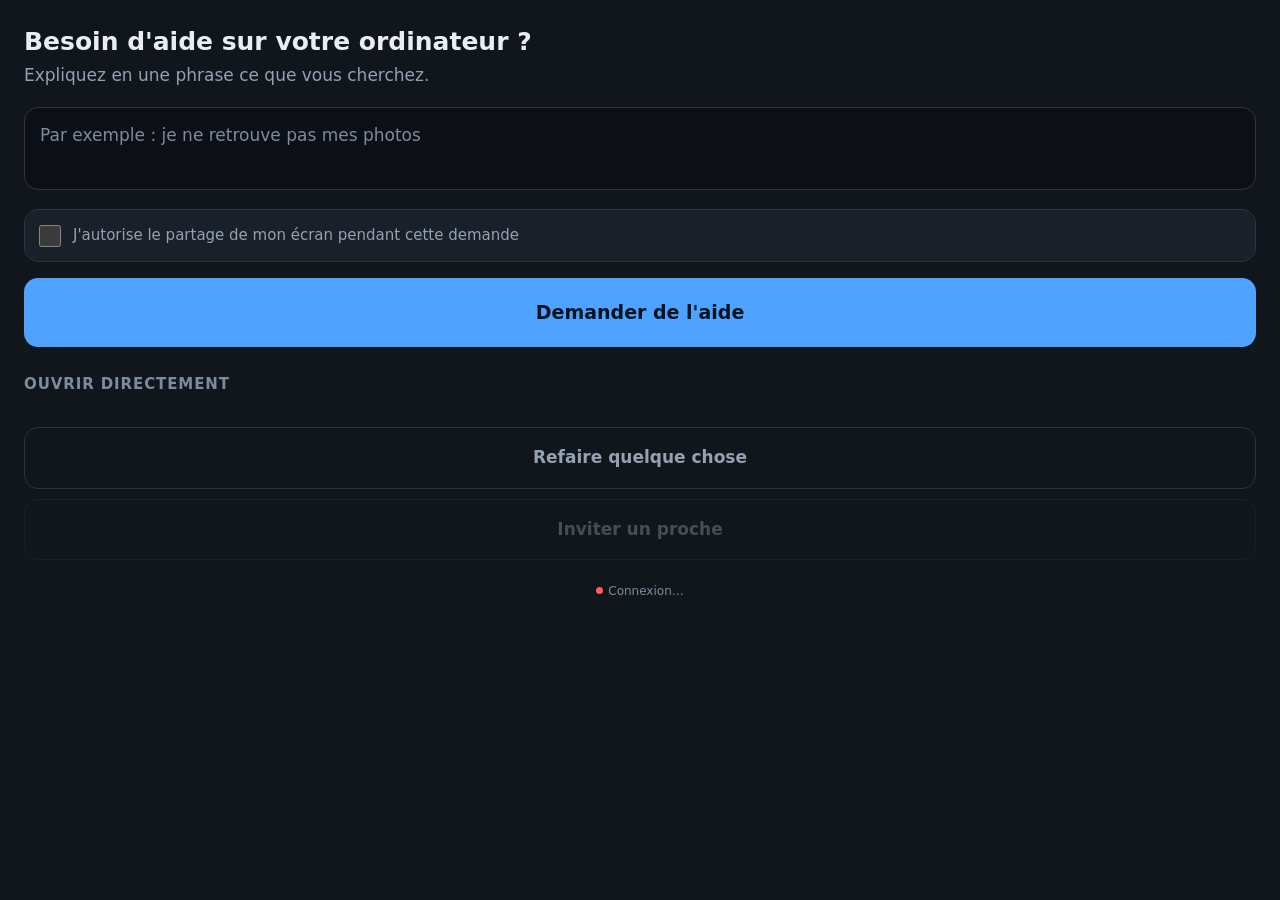
<file: bridge/ui/index.html>
<!doctype html>
<html lang="fr">
<head>
<meta charset="utf-8">
<title>CarePilot</title>
<style>
  :root {
    --bg: #11151c; --panel: #1a2029; --sunken: #0c1016; --line: #2b3440;
    --hover: #222b36;
    --text: #e9eef5; --muted: #93a1b3; --faint: #7d8b9e;
    --accent: #4da3ff; --ink: #04121f; --warn: #ffb020; --stop: #ff5c5c; --ok: #35c08a;
    --r: 14px;
    --ease: cubic-bezier(.16, 1, .3, 1);
  }
  * { box-sizing: border-box; }
  html { color-scheme: dark; -webkit-user-select: none; user-select: none; }
  ::-webkit-scrollbar { width: 10px; }
  ::-webkit-scrollbar-track { background: var(--bg); }
  ::-webkit-scrollbar-thumb { background: var(--line); border-radius: 5px; }

  body {
    margin: 0; background: var(--bg); color: var(--text);
    /* Tout est surdimensionné : ces écrans s'adressent à quelqu'un qui lit
       lentement, parfois de loin, parfois avec des lunettes mal adaptées. */
    font: 17px/1.5 "Segoe UI Variable Text", "Segoe UI", system-ui, sans-serif;
    padding: 26px 24px 20px; min-height: 100vh;
  }
  .screen { display: none; animation: in .28s var(--ease); }
  .screen.on { display: block; }
  @keyframes in { from { opacity: 0; transform: translateY(6px); } }

  h1 { font-size: 25px; line-height: 1.25; margin: 0 0 6px; font-weight: 650; }
  h2 { font-size: 15px; font-weight: 600; color: var(--faint); margin: 26px 0 10px;
       text-transform: uppercase; letter-spacing: .06em; }
  p.sub { color: var(--muted); margin: 0 0 18px; }

  textarea, input[type=text] {
    width: 100%; padding: 15px; border-radius: var(--r);
    border: 1px solid var(--line); background: var(--sunken); color: var(--text);
    font: inherit; resize: none; transition: border-color .18s var(--ease);
  }
  textarea:focus, input:focus { outline: none; border-color: var(--accent); }
  textarea::placeholder { color: var(--faint); }

  /* Dire plutôt qu'écrire : c'est le seul endroit du parcours où la personne
     devait encore taper, et c'est celui où elle est le plus en difficulté. */
  .voice {
    margin-top: 10px; display: flex; align-items: center; justify-content: center;
    gap: 12px; background: var(--panel); border: 1px solid var(--line);
    font-size: 18px; padding: 18px;
  }
  .voice .mic-dot {
    width: 14px; height: 14px; border-radius: 50%; background: var(--accent); flex: none;
  }
  .voice.rec { border-color: var(--stop); color: var(--stop); }
  .voice.rec .mic-dot { background: var(--stop); animation: pulse 1.2s infinite; }
  .voice.busy { opacity: .6; }

  .check {
    display: flex; gap: 12px; align-items: flex-start; cursor: pointer;
    padding: 14px; margin-top: 12px; border-radius: var(--r);
    border: 1px solid var(--line); background: var(--panel);
    transition: border-color .18s var(--ease);
  }
  .check:hover { border-color: var(--hover); }
  .check.ok { border-color: var(--ok); }
  .check input { width: 22px; height: 22px; accent-color: var(--accent); flex: none; margin: 1px 0 0; }
  .check span { font-size: 15px; color: var(--muted); }
  .check.ok span { color: var(--text); }

  button {
    width: 100%; padding: 17px; border: 1px solid transparent; border-radius: var(--r);
    background: var(--panel); color: var(--text); font: inherit; font-weight: 600;
    cursor: pointer; transition: background .16s var(--ease), transform .16s var(--ease);
  }
  button:hover { background: var(--hover); }
  button:active { transform: scale(.985); }
  button.primary { background: var(--accent); color: var(--ink); font-size: 19px; padding: 19px; }
  button.primary:hover { background: #6fb6ff; }
  button.danger { background: var(--stop); color: #fff; font-size: 22px; padding: 24px; }
  button.danger:hover { background: #ff7b7b; }
  button.quiet { background: transparent; border-color: var(--line); color: var(--muted); }
  button.quiet:hover { background: var(--panel); color: var(--text); }
  button:disabled { opacity: .4; cursor: not-allowed; }
  .stack > * + * { margin-top: 10px; }

  .grid { display: grid; grid-template-columns: 1fr 1fr; gap: 10px; }
  .grid button { padding: 20px 14px; font-size: 16px; }

  .note { color: var(--faint); font-size: 14px; text-align: center; margin: 14px 0 0; }
  .msg { margin-top: 12px; padding: 12px 14px; border-radius: var(--r);
         font-size: 15px; font-weight: 600; display: none; }
  .msg.on { display: block; }
  .msg.good { background: rgba(53,192,138,.12); color: var(--ok); }
  .msg.bad  { background: rgba(255,176,32,.12); color: var(--warn); }

  /* Session en cours : le bandeau doit être le premier élément vu. */
  .live-banner {
    display: flex; align-items: center; gap: 10px; justify-content: center;
    background: var(--stop); color: #fff; font-weight: 700; font-size: 17px;
    padding: 14px; border-radius: var(--r); margin-bottom: 18px;
  }
  .live-banner .dot {
    width: 10px; height: 10px; border-radius: 50%; background: #fff;
    animation: pulse 1.6s infinite;
  }
  @keyframes pulse { 50% { opacity: .25; } }
  .live-banner.off { background: var(--line); }
  #doing { font-size: 19px; text-align: center; margin: 22px 0; min-height: 54px; }

  .step-head { color: var(--accent); font-weight: 700; margin-bottom: 8px; }
  #stepText { font-size: 21px; line-height: 1.4; margin-bottom: 16px; }
  #stepImg { width: 100%; border-radius: var(--r); border: 1px solid var(--line); }
  #stepCheck { color: var(--ok); font-size: 15px; margin-top: 12px; }
  .row { display: flex; gap: 10px; }
  .row button { width: auto; flex: 1; }

  #qr { display: block; margin: 0 auto; border-radius: var(--r); }
  .link { color: var(--accent); font-size: 13px; word-break: break-all;
          text-align: center; margin-top: 12px; }
  .foot { color: var(--faint); font-size: 12px; text-align: center; margin-top: 22px; }
  .foot .dot { display: inline-block; width: 7px; height: 7px; border-radius: 50%;
               background: var(--stop); margin-right: 5px; vertical-align: 1px; }
  .foot .dot.on { background: var(--ok); }
</style>
</head>
<body>

<!-- ------------------------------------------------------------ accueil -->
<section id="home" class="screen on">
  <h1>Besoin d'aide sur votre ordinateur ?</h1>
  <p class="sub">Expliquez en une phrase ce que vous cherchez.</p>

  <textarea id="task" rows="2" placeholder="Par exemple : je ne retrouve pas mes photos"></textarea>

  <button class="voice" id="mic" style="display:none">
    <span class="mic-dot"></span><span id="micLabel">Parlez, je vous écoute</span>
  </button>
  <div class="msg" id="micMsg"></div>

  <label class="check" id="consentBox">
    <input type="checkbox" id="consent">
    <span>J'autorise le partage de mon écran pendant cette demande</span>
  </label>
  <div class="msg bad" id="homeMsg"></div>

  <div class="stack" style="margin-top:16px">
    <button class="primary" id="ask">Demander de l'aide</button>
  </div>

  <h2>Ouvrir directement</h2>
  <div class="grid" id="quick"></div>
  <div class="msg" id="quickMsg"></div>

  <div class="stack" style="margin-top:22px">
    <button class="quiet" id="toLessons">Refaire quelque chose</button>
    <button class="quiet" id="toPair" disabled>Inviter un proche</button>
  </div>
</section>

<!-- ------------------------------------------------------- session vivante -->
<section id="live" class="screen">
  <div class="live-banner" id="liveBanner"><span class="dot"></span><span id="liveLabel">Écran partagé</span></div>
  <p class="sub" id="liveTask" style="text-align:center"></p>
  <div id="doing">Connexion à votre proche…</div>
  <p class="note" id="liveHint">Votre proche a été prévenu sur son lien habituel.</p>
  <button class="danger" id="stop" style="margin-top:18px">ARRÊTER</button>
  <p class="note">Vous pouvez arrêter à tout moment.<br>Rien ne continuera.</p>
</section>

<!-- --------------------------------------------------------- invitation -->
<section id="invite" class="screen">
  <h1>Votre proche propose de vous aider</h1>
  <p class="sub" id="inviteText" style="text-align:center;font-size:19px;color:var(--text)"></p>
  <p class="note">S'il vous aide, il verra votre écran jusqu'à ce que vous arrêtiez.</p>
  <div class="stack" style="margin-top:24px">
    <button class="primary" id="accept">Accepter</button>
    <button class="quiet" id="decline">Non merci</button>
  </div>
</section>

<!-- ------------------------------------------------------------- fiches -->
<section id="lessons" class="screen">
  <h1>Refaire quelque chose</h1>
  <p class="sub">Ce que CarePilot a déjà trouvé pour vous.</p>
  <div class="stack" id="lessonList"></div>
  <button class="quiet" id="lessonsBack" style="margin-top:22px">Retour</button>
</section>

<!-- ----------------------------------------------------------- une fiche -->
<section id="lesson" class="screen">
  <h1 id="lessonTitle"></h1>
  <div class="msg" id="lessonMsg"></div>
  <div class="stack" style="margin-top:18px">
    <button class="primary" id="doIt">Faites-le pour moi</button>
    <button class="quiet" id="showMe">Ou montrez-moi comment faire</button>
    <button class="quiet" id="lessonBack">Retour</button>
  </div>
</section>

<!-- ------------------------------------------------------------- étapes -->
<section id="step" class="screen">
  <div class="step-head" id="stepNum"></div>
  <div id="stepText"></div>
  <img id="stepImg" alt="">
  <div id="stepCheck"></div>
  <div class="row" style="margin-top:18px">
    <button class="quiet" id="prev">Précédent</button>
    <button class="primary" id="next">Suivant</button>
  </div>
  <p class="note">C'est vous qui faites la manipulation.<br>L'ordinateur ne fait que vous montrer.</p>
</section>

<!-- ---------------------------------------------------------- appairage -->
<section id="pair" class="screen">
  <h1>Inviter un proche</h1>
  <p class="sub">Montrez-lui ce code une fois. Il pourra ensuite vous proposer son aide, que vous resterez libre d'accepter ou non.</p>
  <img id="qr" alt="">
  <div class="link" id="pairLink"></div>
  <button class="quiet" id="pairBack" style="margin-top:20px">Retour</button>
</section>

<div class="foot"><span class="dot" id="netDot"></span><span id="netText">Connexion…</span></div>

<script>
const $ = id => document.getElementById(id);
const api = () => window.pywebview.api;
let lesson = null, stepI = 0;

function show(name) {
  document.querySelectorAll('.screen').forEach(s => s.classList.toggle('on', s.id === name));
}
function msg(el, text, good) {
  el.textContent = text;
  el.className = 'msg on ' + (good ? 'good' : 'bad');
  if (text) setTimeout(() => { el.className = 'msg'; }, 5000);
}

/* ------------------------------------------------------------- accueil */
$('consent').addEventListener('change', e => {
  $('consentBox').classList.toggle('ok', e.target.checked);
  $('homeMsg').className = 'msg';
});

$('ask').onclick = async () => {
  const t = $('task').value.trim();
  if (!t) { $('task').focus(); return; }
  if (!$('consent').checked) {
    msg($('homeMsg'), "Cochez l'autorisation de partage pour continuer.");
    $('consentBox').scrollIntoView({ behavior: 'smooth', block: 'center' });
    return;
  }
  await api().ask_help(t);
};

async function fillQuick() {
  const items = await api().quick_items();
  $('quick').innerHTML = '';
  items.forEach(it => {
    const b = document.createElement('button');
    b.textContent = it.label;
    b.onclick = async () => {
      const r = await api().open_quick(it);
      msg($('quickMsg'), r.ok ? it.label + ' est ouvert.' : r.detail, r.ok);
      if (r.ok) fillQuick();
    };
    $('quick').appendChild(b);
  });
}

/* -------------------------------------------------------------- session */
$('stop').onclick = async () => { await api().stop(); };

/* ----------------------------------------------------------- invitation */
$('accept').onclick = async () => { await api().answer_invite(true); };
$('decline').onclick = async () => { await api().answer_invite(false); };

/* --------------------------------------------------------------- fiches */
$('toLessons').onclick = async () => {
  const list = await api().lessons();
  $('lessonList').innerHTML = '';
  if (!list.length) {
    $('lessonList').innerHTML =
      '<p class="note">Rien pour l\'instant.<br>Demandez de l\'aide une première fois, et vous retrouverez le chemin ici.</p>';
  }
  list.forEach(l => {
    const b = document.createElement('button');
    b.textContent = l.title;
    b.onclick = () => openLesson(l);
    $('lessonList').appendChild(b);
  });
  show('lessons');
};
$('lessonsBack').onclick = () => show('home');
$('lessonBack').onclick = () => show('lessons');

function openLesson(l) {
  lesson = l;
  $('lessonTitle').textContent = l.title;
  const sc = l.shortcut || {};
  $('doIt').style.display = sc.folder ? '' : 'none';
  $('lessonMsg').className = 'msg';
  show('lesson');
}
$('doIt').onclick = async () => {
  const r = await api().run_shortcut(lesson.id);
  msg($('lessonMsg'), r.ok ? "C'est ouvert." : r.detail + "\nSuivez plutôt les étapes.", r.ok);
};
$('showMe').onclick = () => goStep(0);

function goStep(i) {
  const steps = (lesson && lesson.steps) || [];
  if (i < 0 || i >= steps.length) { show('lesson'); return; }
  stepI = i;
  const s = steps[i];
  $('stepNum').textContent = `Étape ${i + 1} sur ${steps.length} — ${lesson.title}`;
  $('stepText').textContent = s.instruction || '';
  $('stepCheck').textContent = s.checkpoint ? 'Vous devez voir : ' + s.checkpoint : '';
  $('stepImg').style.display = s.image_data ? '' : 'none';
  if (s.image_data) $('stepImg').src = 'data:image/png;base64,' + s.image_data;
  $('next').textContent = i === steps.length - 1 ? 'Terminé' : 'Suivant';
  show('step');
}
$('prev').onclick = () => goStep(stepI - 1);
$('next').onclick = () => goStep(stepI + 1);

/* ------------------------------------------------------------ appairage */
$('toPair').onclick = async () => {
  const d = await api().pairing();
  $('qr').src = 'data:image/png;base64,' + d.qr;
  $('pairLink').textContent = d.url;
  show('pair');
};
$('pairBack').onclick = () => show('home');

/* --------------------------------------------------------------- la voix */
let rec = null, chunks = [];

async function initVoice() {
  if (!(await api().voice_ready())) return;      // pas de clé : on n'affiche rien
  if (!navigator.mediaDevices || !window.MediaRecorder) return;
  $('mic').style.display = 'flex';
}

$('mic').onclick = async () => {
  if (rec && rec.state === 'recording') { rec.stop(); return; }
  try {
    const flux = await navigator.mediaDevices.getUserMedia({ audio: true });
    chunks = [];
    rec = new MediaRecorder(flux);
    rec.ondataavailable = e => chunks.push(e.data);
    rec.onstop = async () => {
      flux.getTracks().forEach(t => t.stop());
      $('mic').classList.remove('rec');
      $('mic').classList.add('busy');
      $('micLabel').textContent = 'Un instant…';
      const blob = new Blob(chunks, { type: 'audio/webm' });
      const b64 = await new Promise(res => {
        const fr = new FileReader();
        fr.onloadend = () => res(fr.result);
        fr.readAsDataURL(blob);
      });
      const r = await api().transcribe(b64);
      $('mic').classList.remove('busy');
      $('micLabel').textContent = 'Parlez, je vous écoute';
      if (r.ok) { $('task').value = r.text; $('task').focus(); }
      else msg($('micMsg'), r.text, false);
    };
    rec.start();
    $('mic').classList.add('rec');
    $('micLabel').textContent = "J'écoute… appuyez pour terminer";
  } catch (e) {
    msg($('micMsg'), "Le micro n'est pas accessible.", false);
  }
};

/* ------------------------------ appelé depuis Python, jamais l'inverse */
window.carepilot = {
  net(connected, label) {
    $('netDot').classList.toggle('on', connected);
    $('netText').textContent = label;
    $('toPair').disabled = !connected;
  },
  live(task) {
    $('liveTask').textContent = task ? '« ' + task + ' »' : '';
    $('liveBanner').classList.remove('off');
    $('liveLabel').textContent = 'Écran partagé';
    $('doing').textContent = 'Votre proche a été prévenu…';
    show('live');
  },
  doing(text) { $('doing').textContent = text; },
  /* Plus de code à montrer : le proche garde un lien unique, donné une
     fois, et c'est le serveur qui l'amène sur la session. */
  session() {},
  stopped() {
    $('liveBanner').classList.add('off');
    $('liveLabel').textContent = 'Arrêté';
    $('doing').textContent = "L'assistance est arrêtée.\nVotre écran n'est plus partagé.";
    setTimeout(() => { show('home'); fillQuick(); }, 2600);
  },
  invitation(text) { $('inviteText').textContent = text ? '« ' + text + ' »' : ''; show('invite'); },
  home() { show('home'); fillQuick(); },
};

/* `window.pywebview.api` n'existe pas encore au moment où ce script tourne :
   la vue est chargée avant que le pont ne soit injecté. Appeler l'API tout de
   suite laissait la grille vide, sans aucune erreur visible. */
function boot() { fillQuick(); initVoice(); }
if (window.pywebview && window.pywebview.api) boot();
else window.addEventListener('pywebviewready', boot);
</script>
</body>
</html>
</file>
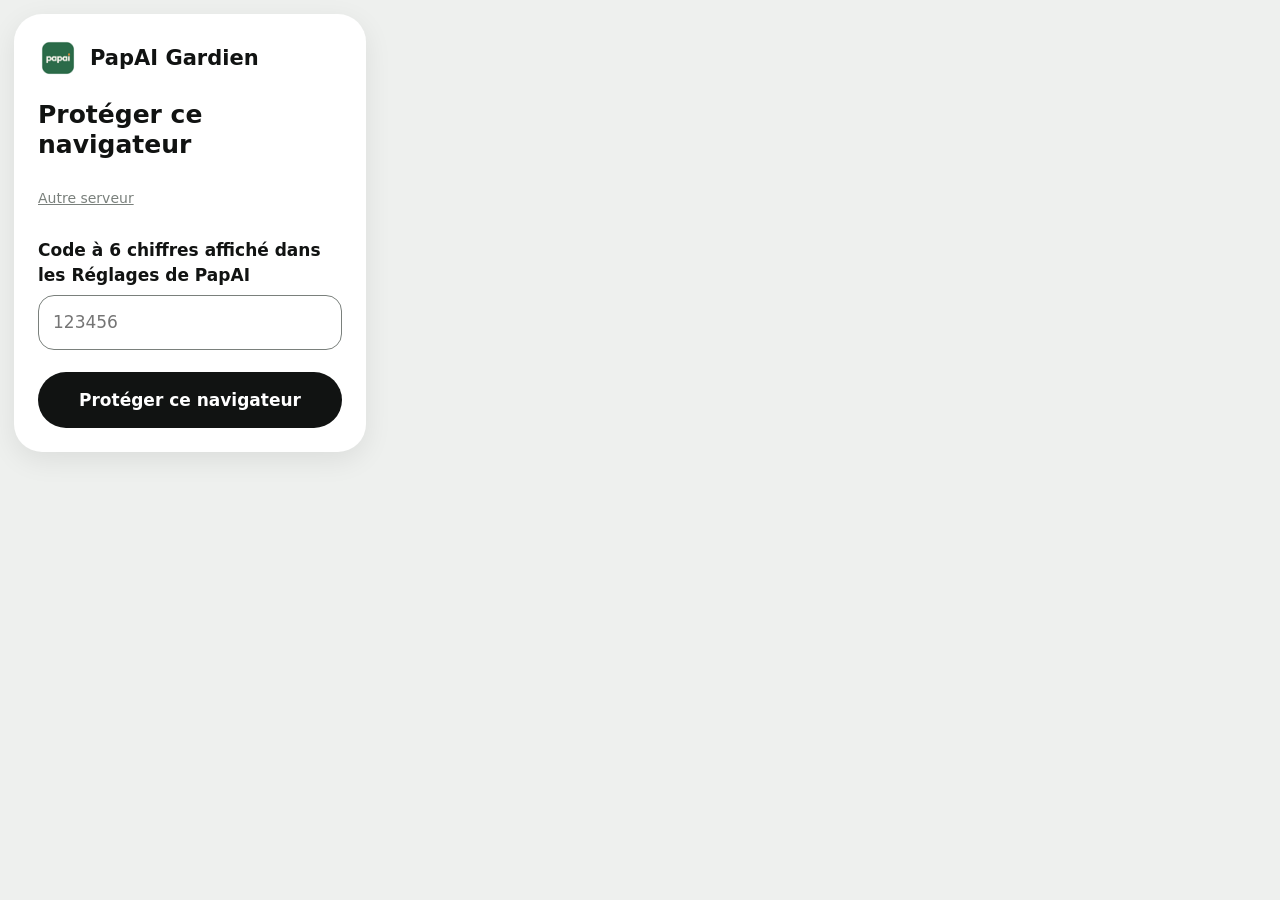
<file: extension/popup.html>
<!doctype html>
<html lang="fr">
<head>
  <meta charset="utf-8">
  <meta name="viewport" content="width=device-width, initial-scale=1">
  <title>PapAI Gardien</title>
  <link rel="stylesheet" href="popup.css">
  <script src="popup.js" defer></script>
</head>
<body>
  <div class="carte">
    <header><img src="icone-48.png" alt="" width="48" height="48"><strong>PapAI Gardien</strong></header>
    <main>
      <p id="message" role="status" aria-live="polite"></p>
      <section id="protege" hidden>
        <h1>Ce navigateur est protégé</h1>
        <p>PapAI vous prévient si un site semble suspect. En cas de doute, appelez votre proche.</p>
        <button id="delier" class="secondaire">Retirer la protection</button>
      </section>
      <form id="liaison">
        <h1>Protéger ce navigateur</h1>
        <button id="autre-serveur" class="lien" type="button">Autre serveur</button>
        <label id="serveur-label" for="serveur" hidden>Adresse du serveur PapAI</label>
        <input id="serveur" type="url" value="https://papai-450417131702.europe-west1.run.app"
          autocomplete="off" spellcheck="false" hidden>
        <label for="code">Code à 6 chiffres affiché dans les Réglages de PapAI</label>
        <input id="code" type="text" inputmode="numeric" pattern="[0-9]{6}" maxlength="6"
          placeholder="123456" required autocomplete="off">
        <button id="lier" type="submit">Protéger ce navigateur</button>
      </form>
    </main>
  </div>
</body>
</html>
</file>
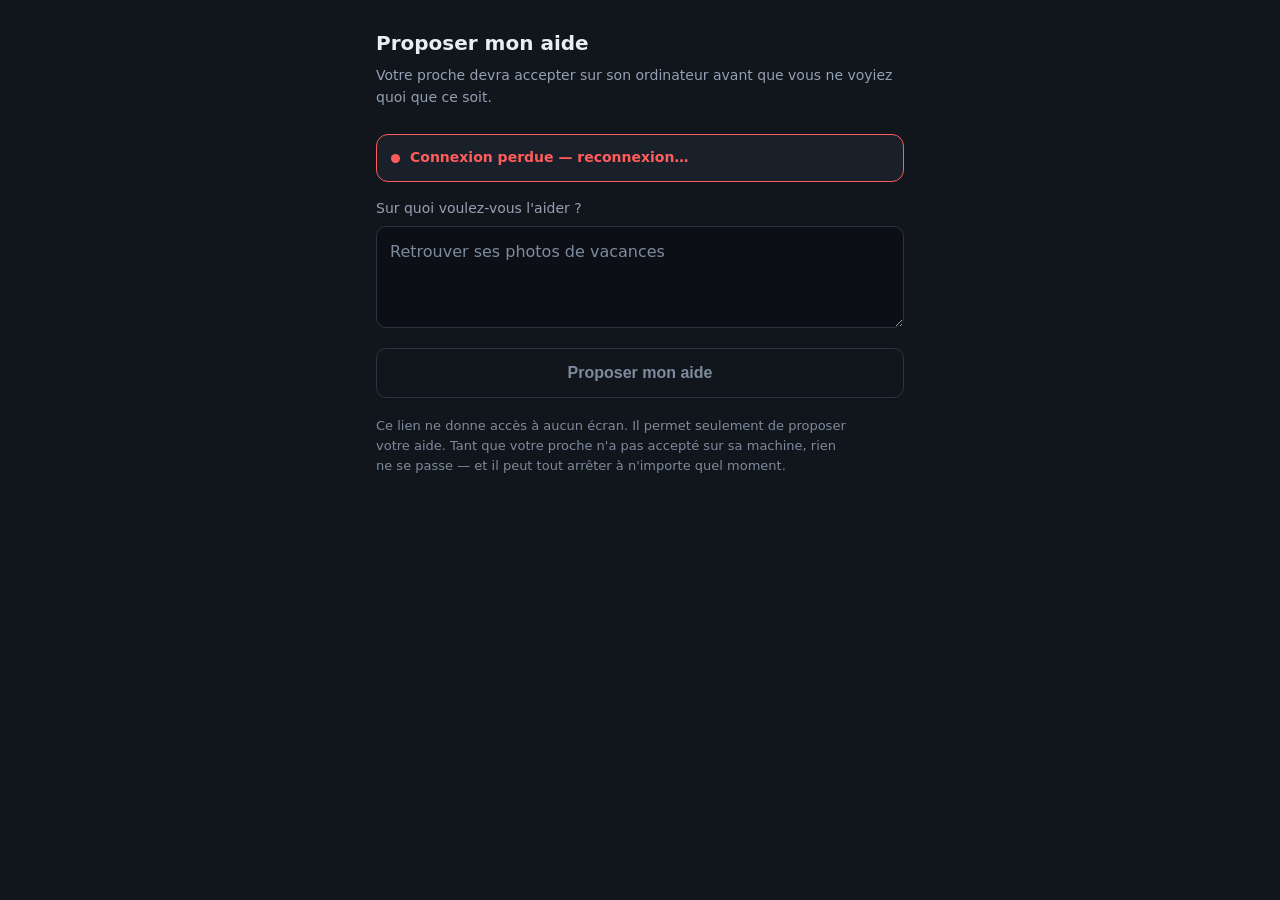
<file: backend/static/aidant.html>
<!doctype html>
<html lang="fr">
<head>
<meta charset="utf-8">
<meta name="viewport" content="width=device-width, initial-scale=1, viewport-fit=cover">
<meta name="theme-color" content="#11151c">
<title>CarePilot — proposer mon aide</title>
<style>
  /* Mêmes jetons que helper.html : les deux pages sont le même produit vu à
     deux moments, et le proche passe de l'une à l'autre d'un clic. */
  :root {
    --bg: #11151c; --panel: #1a2029; --sunken: #0c1016; --line: #2b3440;
    --hover: #222b36;
    --text: #e9eef5; --muted: #93a1b3; --faint: #7d8b9e;
    --accent: #4da3ff; --ink: #04121f; --warn: #ffb020; --stop: #ff5c5c; --ok: #35c08a;
    --r: 12px;
    --ease: cubic-bezier(.16, 1, .3, 1);
  }
  * { box-sizing: border-box; -webkit-tap-highlight-color: transparent; }

  ::selection { background: rgba(77,163,255,.32); color: var(--text); }
  html {
    accent-color: var(--accent); color-scheme: dark;
    scrollbar-color: var(--line) var(--bg); -webkit-text-size-adjust: 100%;
  }
  ::-webkit-scrollbar { width: 11px; height: 11px; }
  ::-webkit-scrollbar-track { background: var(--bg); }
  ::-webkit-scrollbar-thumb { background: var(--line); border-radius: 6px; }
  ::-webkit-scrollbar-thumb:hover { background: #3a4654; }

  body {
    margin: 0 auto; background: var(--bg); color: var(--text);
    font: 16px/1.55 system-ui, -apple-system, "Segoe UI", sans-serif;
    max-width: 560px;
    /* viewport-fit=cover découpe sous la barre de geste : sans ces marges,
       la phrase qui porte la garantie passe à moitié sous le bord. */
    padding:
      env(safe-area-inset-top) calc(16px + env(safe-area-inset-right))
      calc(32px + env(safe-area-inset-bottom)) calc(16px + env(safe-area-inset-left));
  }

  header { padding: 28px 0 10px; }
  h1 { font-size: 20px; margin: 0 0 6px; }
  .sub { color: var(--muted); font-size: 14px; max-width: 58ch; }

  /* Le même bandeau d'état que sur la page d'assistance, point compris. */
  #state {
    display: flex; align-items: center; gap: 10px;
    margin: 16px 0; padding: 12px 14px; border-radius: var(--r);
    background: var(--panel); border: 1px solid var(--line);
    font-size: 14px; font-weight: 600;
    transition: border-color .2s var(--ease), color .2s var(--ease);
  }
  #state .dot { width: 9px; height: 9px; border-radius: 50%; background: currentColor; flex: none; }
  #state.on   { border-color: var(--ok);   color: var(--ok); }
  #state.on .dot { animation: pulse 1.6s ease-in-out infinite; }
  #state.off  { border-color: var(--stop); color: var(--stop); }
  #state.wait { border-color: var(--warn); color: var(--warn); }
  @keyframes pulse { 0%, 100% { opacity: 1 } 50% { opacity: .25 } }
  @media (prefers-reduced-motion: reduce) {
    #state { transition: none }
    #state.on .dot { animation: none }
  }

  label { display: block; font-size: 14px; color: var(--muted); margin-bottom: 6px; }
  textarea {
    width: 100%; padding: 13px; border-radius: 10px; border: 1px solid var(--line);
    background: var(--sunken); color: var(--text); font: inherit; resize: vertical;
    caret-color: var(--accent);
  }
  textarea::placeholder { color: var(--faint); }
  textarea:focus { border-color: var(--accent); }

  button, a.cta {
    display: block; width: 100%; margin-top: 12px; padding: 15px;
    border-radius: 10px; border: 1px solid var(--accent);
    background: var(--accent); color: var(--ink);
    font-size: 16px; font-weight: 700; text-align: center; text-decoration: none;
    cursor: pointer;
    transition: background-color .14s var(--ease), border-color .14s var(--ease);
  }
  button:hover, a.cta:hover { background: #6fb4ff; border-color: #6fb4ff; }
  button:active, a.cta:active { transform: translateY(1px); }
  /* Un désactivé en opacité délave le texte avec le fond : à .45 l'étiquette
     passe sous le seuil de lecture, et c'est elle qui dit pourquoi on attend. */
  button:disabled {
    opacity: 1; cursor: not-allowed; transform: none;
    background: transparent; border-color: var(--line); color: var(--faint);
  }
  a.cta { margin-top: 16px; background: var(--ok); border-color: var(--ok); }
  a.cta:hover { background: #4fd3a0; border-color: #4fd3a0; }
  :focus-visible { outline: 2px solid var(--accent); outline-offset: 2px; }
  @media (prefers-reduced-motion: reduce) { button, a.cta { transition: none } }

  .note { color: var(--faint); font-size: 13px; margin-top: 18px; max-width: 58ch; }
</style>
</head>
<body>

<header>
  <h1>Proposer mon aide</h1>
  <div class="sub">Votre proche devra accepter sur son ordinateur avant que vous ne voyiez quoi que ce soit.</div>
</header>

<div id="state" role="status" aria-live="polite"><span class="dot"></span><span id="stateText">Connexion…</span></div>

<div id="form">
  <label for="what">Sur quoi voulez-vous l'aider ?</label>
  <textarea id="what" rows="3" maxlength="200"
            placeholder="Retrouver ses photos de vacances"></textarea>
  <button id="offer" type="button" disabled>Proposer mon aide</button>
</div>

<div id="after"></div>

<p class="note">
  Ce lien ne donne accès à aucun écran. Il permet seulement de proposer votre
  aide. Tant que votre proche n'a pas accepté sur sa machine, rien ne se passe —
  et il peut tout arrêter à n'importe quel moment.
</p>

<script>
const pairing = location.pathname.split('/').pop();
const $ = id => document.getElementById(id);

let ws = null, reconnectIn = 1000;
let pcOn = false, offering = false;
// Un lien invalide est refusé puis fermé, sans jamais envoyer « ready ».
// C'est ce qui le distingue d'une coupure réseau, et ce qui évite de
// reconnecter en boucle sur une adresse qui ne marchera jamais.
let everReady = false, terminal = false, lastReason = '';

function state(text, cls) { $('stateText').textContent = text; $('state').className = cls || ''; }

// Le bouton dépend de deux choses : l'ordinateur allumé, et une phrase écrite.
// Un bouton actif qui ne fait rien quand le champ est vide est un piège.
function syncOffer() {
  $('offer').disabled = !pcOn || offering || !$('what').value.trim();
}

function connect() {
  const proto = location.protocol === 'https:' ? 'wss' : 'ws';
  ws = new WebSocket(`${proto}://${location.host}/ws/aidant/${pairing}`);

  ws.onopen = () => { reconnectIn = 1000; };
  ws.onmessage = onMessage;

  // Cette page reste ouverte sur un téléphone, parfois des heures : elle doit
  // survivre à une mise en veille et à un changement de réseau. Sans reprise,
  // elle meurt en silence et le proche croit encore pouvoir proposer.
  ws.onclose = () => {
    pcOn = false;
    syncOffer();
    if (terminal) { state(lastReason, 'off'); return; }
    state('Connexion perdue — reconnexion…', 'off');
    setTimeout(connect, reconnectIn);
    reconnectIn = Math.min(reconnectIn * 2, 8000);
  };
}

function onMessage(ev) {
  const m = JSON.parse(ev.data);

  if (m.type === 'ready') {
    everReady = true;
    pcOn = !!m.pc_connected;
    offering = false;
    state(
      pcOn ? "L'ordinateur de votre proche est allumé."
           : "L'ordinateur de votre proche est éteint.",
      pcOn ? 'on' : 'off'
    );
    syncOffer();
  }

  else if (m.type === 'waiting') {
    state('Proposition envoyée. En attente de sa réponse…', 'wait');
    $('form').style.display = 'none';
  }

  else if (m.type === 'accepted') {
    state('Il a accepté.', 'on');
    // Le lien reste affiché : si la redirection est bloquée (navigateur
    // intégré d'une messagerie, par exemple), c'est le seul moyen d'entrer.
    const a = document.createElement('a');
    a.className = 'cta';
    a.href = m.helper_url;
    a.textContent = "Ouvrir l'assistance";
    $('after').appendChild(a);
    location.href = m.helper_url;
  }

  else if (m.type === 'declined') {
    offering = false;
    state(m.reason, 'off');
    $('form').style.display = '';
    syncOffer();
  }

  else if (m.type === 'refused') {
    offering = false;
    lastReason = m.reason;
    terminal = !everReady;
    state(m.reason, 'off');
    $('form').style.display = '';
    syncOffer();
  }
}

$('what').addEventListener('input', syncOffer);

$('offer').onclick = () => {
  const t = $('what').value.trim();
  if (!t) { $('what').focus(); return; }
  offering = true;
  syncOffer();
  ws.send(JSON.stringify({ type: 'offer_help', text: t }));
};

connect();
</script>
</body>
</html>
</file>
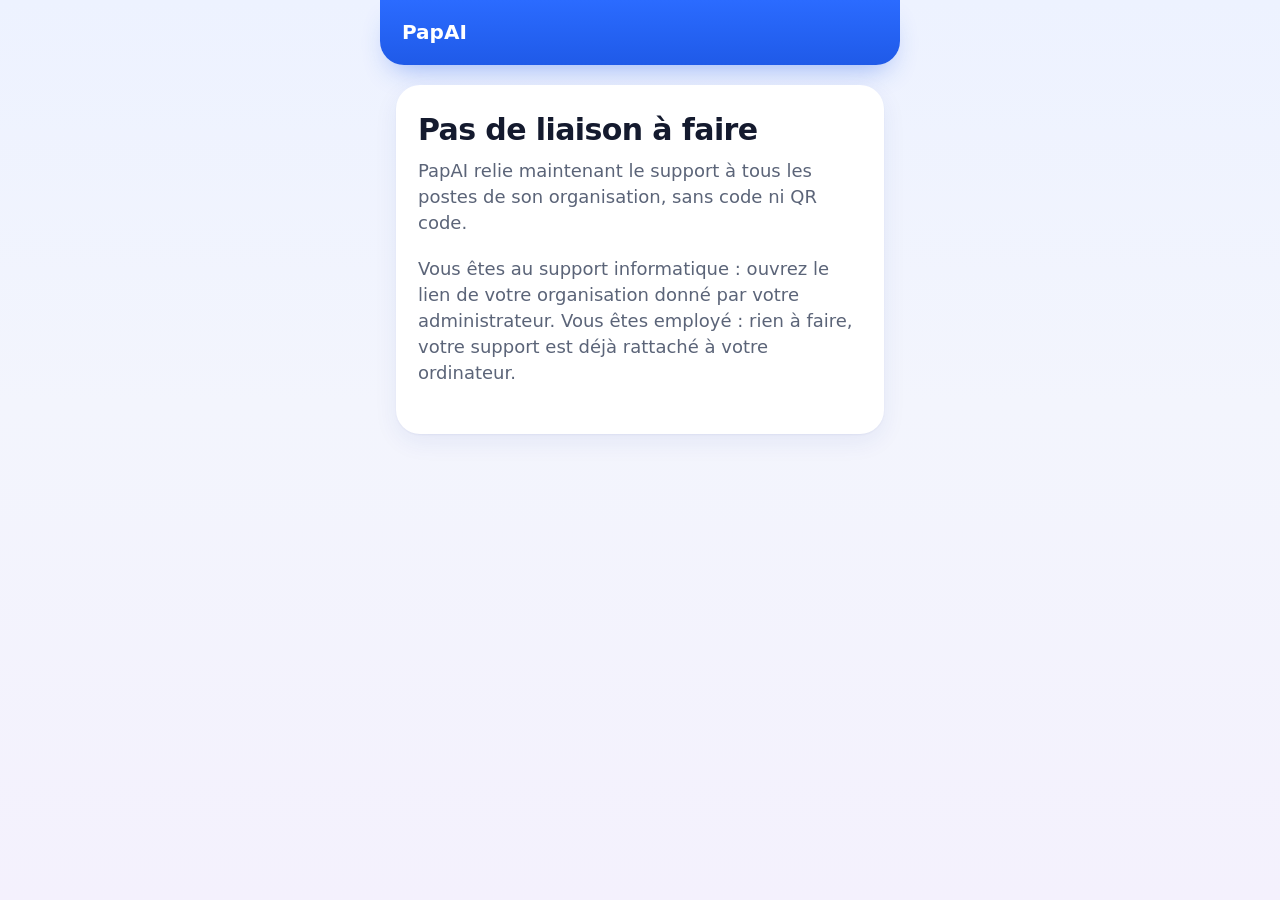
<file: backend/static/pair.html>
<!doctype html>
<html lang="fr">
<head>
<meta charset="utf-8">
<meta name="viewport" content="width=device-width, initial-scale=1, viewport-fit=cover">
<meta name="theme-color" content="#2B6BFF">
<title>PapAI · Support</title>
<style>
  /* Direction « Ciel », comme helper.html. */
  :root { --bg:#F3F5FD; --card:#fff; --ink:#141A2E; --muted:#5B6478; --line:rgba(20,40,100,.08);
          --accent:#1F5AE8; --sky:#EAF0FF; --field:#F1F3F9; --mint:var(--sky); --err:#B3261E;
          --grad: linear-gradient(180deg, #2B6BFF 0%, #1A52E0 100%);
          --shadow: 0 1px 2px rgba(25,45,110,.05), 0 8px 24px rgba(30,60,150,.07);
          --shadow-blue: 0 6px 16px rgba(31,90,232,.28); }
  * { box-sizing: border-box; }
  [hidden] { display: none !important; }
  html { min-height: 100%; background: #F3F5FD linear-gradient(180deg, #EDF2FF 0%, #F3F5FD 45%, #F4F1FD 100%) fixed; }
  :focus-visible { outline: 3px solid rgba(43,107,255,.45); outline-offset: 2px; }
  body { margin: 0 auto; max-width: 520px; color: var(--ink); background: transparent;
         font: 18px/1.45 -apple-system, BlinkMacSystemFont, "SF Pro Text", "Segoe UI", system-ui, Roboto, sans-serif; -webkit-font-smoothing: antialiased;
         padding: calc(24px + env(safe-area-inset-top)) 16px calc(32px + env(safe-area-inset-bottom)); }
  /* Bandeau bleu en dégradé : la marque en blanc, comme l'en-tête de la page support. */
  .brand { font-weight: 600; font-size: 20px; color: #fff; background: linear-gradient(180deg, #2B6BFF 0%, #1F5AE8 100%);
           margin: calc(-24px - env(safe-area-inset-top)) -16px 20px; padding: calc(18px + env(safe-area-inset-top)) 22px 18px;
           border-radius: 0 0 24px 24px; box-shadow: 0 14px 28px -12px rgba(31,90,232,.45); }
  .card { background: var(--card); border-radius: 24px; padding: 28px 22px; box-shadow: var(--shadow); }
  h1 { font-size: 30px; line-height: 1.15; margin: 0 0 10px; letter-spacing: -.02em; font-weight: 700; text-wrap: balance; }
  p { color: var(--muted); margin: 0 0 20px; }
  label { display: block; font-size: 15px; font-weight: 600; color: var(--ink); margin: 18px 0 8px; }
  input, select { width: 100%; font: inherit; color: var(--ink); background: var(--field); border: 0; min-height: 56px;
                  border-radius: 16px; padding: 14px 16px; outline: none; box-shadow: inset 0 0 0 1px var(--line); }
  input::placeholder { color: #6B7385; }
  input:focus, select:focus { background-color: #fff; box-shadow: 0 0 0 2px #2B6BFF; }
  #name { padding-left: 48px; background: var(--field) url("data:image/svg+xml,%3Csvg xmlns='http://www.w3.org/2000/svg' viewBox='0 0 24 24' fill='none' stroke='%235B6478' stroke-width='2' stroke-linecap='round'%3E%3Ccircle cx='12' cy='8' r='4'/%3E%3Cpath d='M4 20c1.5-4 4.5-6 8-6s6.5 2 8 6'/%3E%3C/svg%3E") no-repeat 16px center / 20px; }
  #name:focus { background-color: #fff; }
  select { appearance: none; -webkit-appearance: none; padding-right: 44px;
           background: var(--field) url("data:image/svg+xml,%3Csvg xmlns='http://www.w3.org/2000/svg' viewBox='0 0 24 24' fill='none' stroke='%23141A2E' stroke-width='2' stroke-linecap='round' stroke-linejoin='round'%3E%3Cpath d='M6 9l6 6 6-6'/%3E%3C/svg%3E") no-repeat right 16px center / 18px; }
  #code { letter-spacing: 8px; text-align: center; font-size: 28px; font-weight: 600; font-variant-numeric: tabular-nums; }
  button, .btn { display: block; width: 100%; margin-top: 24px; height: 60px; border: 0; border-radius: 30px;
                 background: var(--grad); color: #fff; font: 600 19px -apple-system, BlinkMacSystemFont, "SF Pro Text", "Segoe UI", system-ui, Roboto, sans-serif; box-shadow: var(--shadow-blue);
                 text-align: center; line-height: 60px; text-decoration: none; cursor: pointer;
                 transition: transform .16s cubic-bezier(.23,1,.32,1); }
  button:active:not(:disabled), .btn:active { transform: scale(.97); }
  button:disabled { opacity: .5; box-shadow: none; }
  #go::after { content: ""; display: inline-block; width: 20px; height: 20px; margin-left: 10px; vertical-align: -4px;
    background: currentColor; -webkit-mask: url("data:image/svg+xml,%3Csvg xmlns='http://www.w3.org/2000/svg' viewBox='0 0 24 24' fill='none' stroke='%23000' stroke-width='2' stroke-linecap='round' stroke-linejoin='round'%3E%3Ccircle cx='12' cy='12' r='9'/%3E%3Cpath d='M12 16V8M8.5 11.5L12 8l3.5 3.5'/%3E%3C/svg%3E") center / contain no-repeat; mask: url("data:image/svg+xml,%3Csvg xmlns='http://www.w3.org/2000/svg' viewBox='0 0 24 24' fill='none' stroke='%23000' stroke-width='2' stroke-linecap='round' stroke-linejoin='round'%3E%3Ccircle cx='12' cy='12' r='9'/%3E%3Cpath d='M12 16V8M8.5 11.5L12 8l3.5 3.5'/%3E%3C/svg%3E") center / contain no-repeat; }
  .btn.app { margin: 0 0 8px; }
  #waiting { font-size: 17px; color: var(--ink); }
  .hint { font-size: 15px; text-align: center; margin: 0 0 4px; }
  .err { color: var(--err); font-weight: 600; margin-top: 14px; min-height: 1.4em; }
  .ok { width: 64px; height: 64px; border-radius: 50%; display: flex; align-items: center; justify-content: center;
        font-size: 32px; line-height: 1; font-weight: 700; margin-bottom: 14px; color: #1B7A43; background: #E5F5EC; }
  @media (prefers-reduced-motion: reduce) { button, .btn { transition: none; } }
</style>
</head>
<body>
<div class="brand">PapAI</div>

<!-- La liaison par code, QR code ou invitation n'existe plus : le support est connecté
     d'office à l'organisation (jeton support déposé par le service informatique).
     La version avec liaison est archivée dans la branche archive/particuliers. -->
<div class="card">
  <h1>Pas de liaison à faire</h1>
  <p>PapAI relie maintenant le support à tous les postes de son organisation, sans code ni QR code.</p>
  <p>Vous êtes au support informatique : ouvrez le lien de votre organisation donné par votre administrateur. Vous êtes employé : rien à faire, votre support est déjà rattaché à votre ordinateur.</p>
</div>
</body>
</html>
</file>
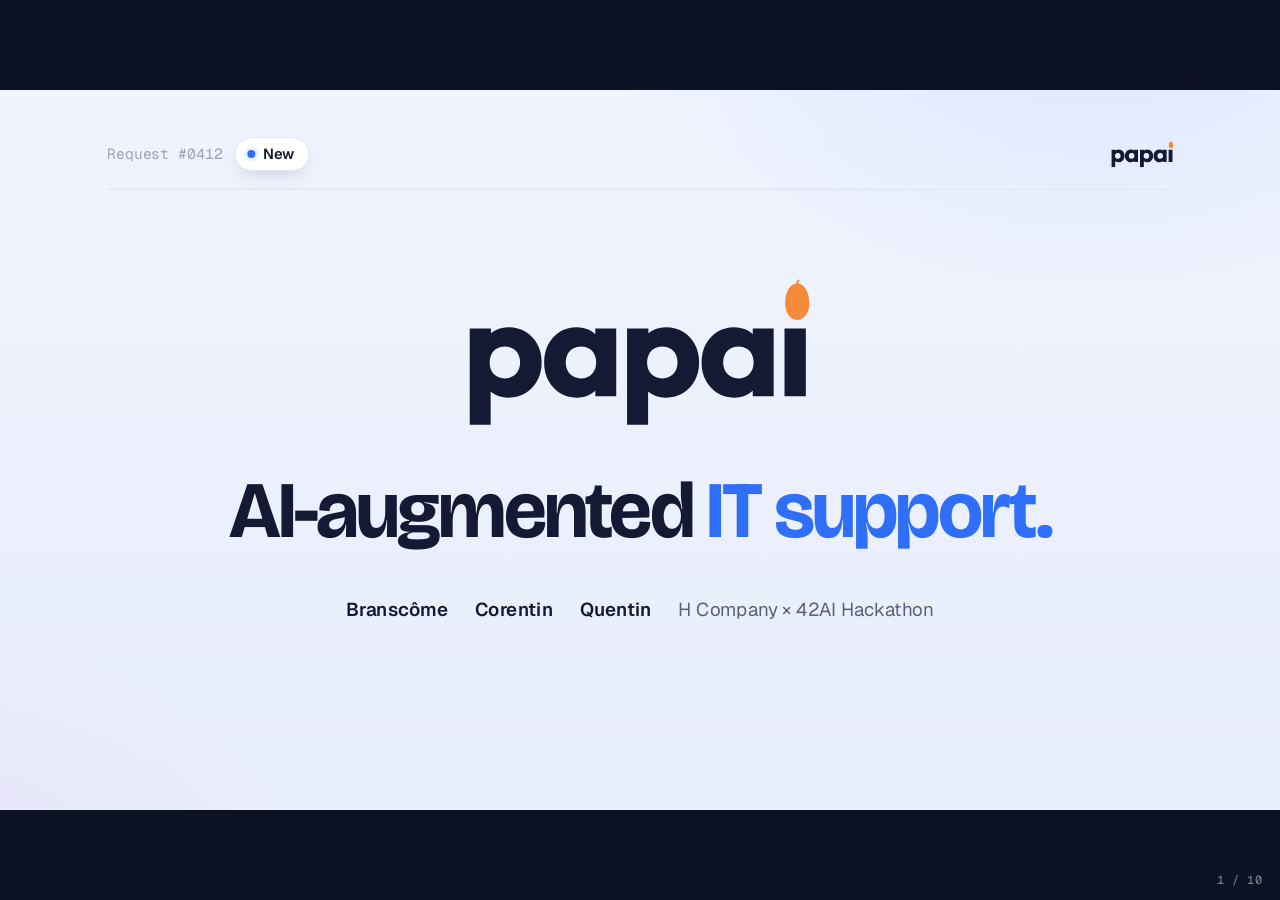
<file: docs/pitch/deck-local.html>
<!doctype html>
<html lang="en">
<head>
<meta charset="utf-8">
<meta name="viewport" content="width=device-width, initial-scale=1">
<title>PapAI · Pitch</title>
<meta name="claude:viewport-fit-sides" content="cover">
<link rel="preconnect" href="https://fonts.googleapis.com">
<link rel="preconnect" href="https://fonts.gstatic.com" crossorigin>
<link rel="stylesheet" href="https://fonts.googleapis.com/css2?family=Bricolage+Grotesque:opsz,wght@12..96,500;12..96,700;12..96,800&family=Geist:wght@400;500;600&family=Geist+Mono:wght@400;500&display=swap">
<style>
/* Layout : une scène fixe 1920×1080 (le bureau de Christine), un ticket qui avance d'état à chaque slide.
   Un seul look clair, choisi : les couleurs de l'app PapAI (bleu + encre), posées en dur ici. */
:root {
  color-scheme: light;
  --bg: #F1F4FD;          /* fond bleu-lavande de l'app */
  --bg2: #E8EDFC;
  --card: #FFFFFF;
  --ink: #141A33;         /* encre */
  --muted: #5A6178;
  --faint: #9AA1B8;
  --line: #DFE4F2;
  --accent: #2F6EF7;      /* le bleu PapAI */
  --accent-deep: #1A56E0;
  --accent-pale: #EAF1FF;
  --pip: #F58A3A;         /* pépin du logotype, rien d'autre */
  --stage-bg: #0D1124;
  --slide-bg: var(--bg);

  --display: "Bricolage Grotesque", "SF Pro Display", system-ui, sans-serif;
  --body: "Geist", "SF Pro Text", system-ui, sans-serif;
  --mono: "Geist Mono", ui-monospace, "SF Mono", Menlo, monospace;

  /* une courbe signature (ease-out franc), une pour ce qui bouge à l'écran, un ressort pour le ticket */
  --ease: cubic-bezier(.23, 1, .32, 1);
  --in-out: cubic-bezier(.77, 0, .175, 1);
  --spring: linear(0, .06 3%, .22 7%, .46 12%, .72 18%, .9 24%, 1 30%, 1.04 36%, 1.05 42%, 1.04 50%, 1.015 62%, 1 75%, .998 88%, 1);
}

/* === FIXED 16:9 STAGE (frontend-slides viewport-base.css) === */
html, body { width: 100%; height: 100%; margin: 0; overflow: hidden; background: var(--stage-bg); }
.deck-viewport { position: fixed; inset: 0; overflow: hidden; background: var(--stage-bg); }
.deck-stage { position: absolute; left: 0; top: 0; width: 1920px; height: 1080px; overflow: hidden; transform-origin: 0 0; background: var(--slide-bg); }
.slide { position: absolute; inset: 0; width: 1920px; height: 1080px; overflow: hidden; display: block; visibility: hidden; opacity: 0; pointer-events: none; background: transparent; }
.slide.active { visibility: visible; opacity: 1; pointer-events: auto; z-index: 2; }
.slide.leaving { visibility: visible; opacity: 1; z-index: 1; pointer-events: none; }
img, svg { max-width: 100%; max-height: 100%; }
@media print {
  html, body { overflow: visible; background: #fff; }
  .deck-viewport { position: static; }
  .deck-stage { position: relative; transform: none !important; }
  .slide { position: relative; visibility: visible; opacity: 1; page-break-after: always; }
  .chrome { display: none; }
}

body { font-family: var(--body); color: var(--ink); -webkit-font-smoothing: antialiased; }
::selection { background: var(--accent-pale); }

/* === LE BUREAU : fond commun, il ne bouge jamais === */
.desk { position: absolute; inset: 0; z-index: 0;
  background:
    radial-gradient(1200px 700px at 85% -10%, #DCE6FF 0%, transparent 60%),
    radial-gradient(900px 600px at -5% 110%, #E9E4FB 0%, transparent 60%),
    linear-gradient(var(--bg), var(--bg2)); }
.pad { position: absolute; inset: 0; padding: 200px 160px 120px; box-sizing: border-box; }

/* === LE TICKET : la signature du deck. Il change d'état à chaque slide, comme une vraie demande === */
.ticket { position: absolute; left: 160px; top: 72px; z-index: 5; display: flex; align-items: center; gap: 18px;
  font-family: var(--mono); font-size: 22px; color: var(--muted); letter-spacing: .02em; }
.ticket .id { color: var(--faint); }
.ticket .state { position: relative; display: inline-flex; align-items: center; gap: 12px; height: 48px; padding: 0 22px 0 18px;
  border-radius: 24px; background: var(--card); color: var(--ink); font-family: var(--body); font-weight: 600; font-size: 22px; letter-spacing: 0;
  box-shadow: 0 0 0 1px var(--line), 0 10px 30px -12px rgba(42,63,143,.35); }
.ticket .state i { width: 12px; height: 12px; border-radius: 50%; background: var(--accent); box-shadow: 0 0 0 5px var(--accent-pale); }
.ticket .state.done i { background: var(--ink); box-shadow: 0 0 0 5px #E7E9F0; }
.ticket .state.pop { animation: pop .7s var(--spring); }
@keyframes pop { 0% { transform: scale(.86); } 100% { transform: none; } }
/* la ligne du ticket : son avancement dans le pitch */
.track { position: absolute; left: 160px; right: 160px; top: 148px; height: 2px; background: var(--line); z-index: 4; border-radius: 1px; }
.track b { position: absolute; inset: 0; background: var(--accent); transform-origin: 0 0; transform: scaleX(0); transition: transform .9s var(--spring); border-radius: 1px; }
.brand { position: absolute; right: 160px; top: 76px; z-index: 5; height: 40px; color: var(--ink); }
.brand svg { height: 40px; width: auto; display: block; }

/* === TYPE === */
h1, h2, .say { font-family: var(--display); font-weight: 700; letter-spacing: -.035em; line-height: .98; margin: 0; text-wrap: balance; color: var(--ink); }
h2 { font-size: 112px; }
.lead { font-size: 40px; line-height: 1.3; color: var(--muted); max-width: 1180px; margin: 36px 0 0; text-wrap: balance; }
.blue { color: var(--accent); }
.small { font-family: var(--mono); font-size: 20px; color: var(--faint); letter-spacing: .02em; }

/* === ENTRÉES : chaque calque arrive décalé, une seule fois par slide === */
.slide .r { opacity: 0; transform: translateY(26px); }
.slide.active .r { animation: rise .9s var(--ease) both; animation-delay: calc(var(--d, 0) * 1ms); }
@keyframes rise { to { opacity: 1; transform: none; } }

/* === CHANGEMENT DE SLIDE : le bureau reste, ce qui est posé dessus glisse (View Transitions, comme Pullback) === */
.slide.active h2, .slide.active .say { view-transition-name: vt-title; }
.slide.active .hero { view-transition-name: vt-hero; }
.ticket { view-transition-name: vt-ticket; }
.brand { view-transition-name: vt-brand; }
.track { view-transition-name: vt-track; }
::view-transition-group(*) { animation-duration: .7s; animation-timing-function: var(--in-out); }
::view-transition-group(vt-ticket), ::view-transition-group(vt-brand), ::view-transition-group(vt-track) { animation: none; }
::view-transition-old(vt-ticket), ::view-transition-old(vt-brand), ::view-transition-old(vt-track) { display: none; }
::view-transition-new(vt-ticket), ::view-transition-new(vt-brand), ::view-transition-new(vt-track) { animation: none; }
::view-transition-old(root) { animation: vt-out .3s var(--ease) both; }
::view-transition-new(root) { animation: vt-in .45s var(--ease) .08s both; }
::view-transition-old(vt-title), ::view-transition-new(vt-title) { inline-size: auto; block-size: auto; }
::view-transition-old(vt-title) { animation: vt-out .25s cubic-bezier(.55,0,1,.45) both; }
::view-transition-new(vt-title) { animation: vt-in .45s var(--ease) .25s both; }
::view-transition-old(vt-hero) { animation: vt-out .5s linear both; }
::view-transition-new(vt-hero) { animation: vt-in .45s var(--ease) .25s both; }
@keyframes vt-out { to { opacity: 0; } }
@keyframes vt-in { from { opacity: 0; } }

/* =========================================================
   1 · LA DEMANDE
   ========================================================= */
.s-hook .who { display: inline-flex; align-items: center; gap: 16px; font-size: 26px; color: var(--muted); }
.s-hook .who .av { width: 56px; height: 56px; border-radius: 50%; background: var(--accent-pale); color: var(--accent-deep);
  display: grid; place-items: center; font-family: var(--display); font-weight: 700; font-size: 26px; }
.s-hook .say { font-size: 168px; margin-top: 64px; max-width: 1500px; }
.s-hook .say .ch { opacity: 0; }
.s-hook.active .say .ch { animation: ch .01s linear both; animation-delay: calc(500ms + var(--i) * 42ms); }
@keyframes ch { to { opacity: 1; } }
.s-hook .caret { display: inline-block; width: 10px; height: .82em; margin-left: 8px; background: var(--accent); vertical-align: -.06em; border-radius: 3px;
  animation: blink 1s steps(1) infinite; }
@keyframes blink { 50% { opacity: 0; } }
.s-hook .foot { position: absolute; left: 160px; bottom: 120px; }

/* =========================================================
   2 · LE COÛT
   ========================================================= */
.s-cost .num { font-family: var(--display); font-weight: 800; font-size: 400px; letter-spacing: -.06em; line-height: .8; color: var(--accent);
  font-variant-numeric: tabular-nums; margin-top: 30px; }
.s-cost .num small { font-size: 160px; letter-spacing: -.04em; margin-left: 18px; }
.s-cost .what { font-family: var(--display); font-weight: 700; font-size: 64px; letter-spacing: -.03em; margin-top: 40px; }
.s-cost .lead { margin-top: 22px; }
.s-cost .src { position: absolute; left: 160px; bottom: 96px; }

/* =========================================================
   3 · LA BOUCLE
   ========================================================= */
.s-loop .steps { display: grid; grid-template-columns: repeat(4, 1fr); gap: 32px; margin-top: 110px; position: relative; }
.s-loop .wire { position: absolute; left: 36px; right: 36px; top: 35px; height: 3px; background: var(--line); border-radius: 2px; }
.s-loop .wire b { position: absolute; inset: 0; background: var(--accent); transform-origin: 0 0; transform: scaleX(0); border-radius: 2px; }
.s-loop.active .wire b { animation: wire 2.2s var(--in-out) .5s both; }
@keyframes wire { to { transform: scaleX(1); } }
.s-loop .st { position: relative; }
.s-loop .st .n { width: 72px; height: 72px; border-radius: 50%; background: var(--card); color: var(--accent-deep); display: grid; place-items: center;
  font-family: var(--display); font-weight: 700; font-size: 32px; box-shadow: 0 0 0 1px var(--line), 0 12px 30px -14px rgba(42,63,143,.4); position: relative; }
.s-loop .st.key .n { background: var(--accent); color: #fff; box-shadow: 0 0 0 8px var(--accent-pale), 0 16px 40px -12px rgba(47,110,247,.6); }
.s-loop .st h3 { font-family: var(--display); font-weight: 700; font-size: 50px; letter-spacing: -.03em; margin: 40px 0 14px; line-height: 1.02; }
.s-loop .st p { font-size: 28px; line-height: 1.35; color: var(--muted); margin: 0; max-width: 340px; }

/* =========================================================
   4 · EN DIRECT (la carte du plan, telle que le support la voit : sert aussi de plan B)
   ========================================================= */
.s-live .cols { display: grid; grid-template-columns: 1fr 760px; gap: 120px; align-items: center; height: 100%; }
.s-live .badge { display: inline-flex; align-items: center; gap: 14px; height: 52px; padding: 0 24px; border-radius: 26px;
  background: var(--ink); color: #fff; font-weight: 600; font-size: 24px; letter-spacing: .04em; text-transform: uppercase; }
.s-live .badge i { width: 12px; height: 12px; border-radius: 50%; background: #5B8CFF; animation: live 1.6s var(--ease) infinite; }
@keyframes live { 0% { box-shadow: 0 0 0 0 rgba(91,140,255,.7); } 100% { box-shadow: 0 0 0 16px rgba(91,140,255,0); } }
.s-live h2 { margin-top: 40px; }
.phone { width: 760px; border-radius: 44px; background: var(--card); overflow: hidden;
  box-shadow: 0 0 0 1px var(--line), 0 60px 120px -40px rgba(42,63,143,.45); }
.phone .hd { background: linear-gradient(90deg, #1F5FF0, #3D7FFF); color: #fff; padding: 40px 44px 34px; }
.phone .hd .t { font-family: var(--display); font-weight: 700; font-size: 40px; letter-spacing: -.02em; }
.phone .hd .s { font-size: 22px; opacity: .9; margin-top: 8px; }
.phone .bd { padding: 34px 44px 40px; display: flex; flex-direction: column; gap: 18px; }
.phone .ask { background: var(--accent-pale); border-radius: 20px; padding: 22px 26px; font-size: 26px; line-height: 1.35; }
.phone .ask b { display: block; font-size: 18px; color: var(--accent-deep); text-transform: uppercase; letter-spacing: .06em; margin-bottom: 6px; }
.phone .lbl { font-size: 18px; color: var(--muted); text-transform: uppercase; letter-spacing: .08em; margin-top: 10px; }
.phone .step { display: flex; gap: 18px; align-items: center; font-size: 26px; padding: 16px 20px; border-radius: 16px; box-shadow: 0 0 0 1px var(--line); }
.phone .step em { font-style: normal; width: 40px; height: 40px; flex: none; border-radius: 50%; background: var(--accent-pale); color: var(--accent-deep);
  display: grid; place-items: center; font-weight: 600; font-size: 20px; }
.phone .acts { display: grid; grid-template-columns: 1.4fr 1fr 1fr; gap: 14px; margin-top: 14px; }
.phone .acts span { height: 72px; border-radius: 36px; display: grid; place-items: center; font-weight: 600; font-size: 24px; box-shadow: 0 0 0 1px var(--line); }
.phone .acts .ok { background: linear-gradient(90deg, #1F5FF0, #3D7FFF); color: #fff; box-shadow: 0 14px 30px -12px rgba(47,110,247,.7); }
.s-live.active .phone .ok { animation: tap 1s var(--ease) 2.4s both; }
@keyframes tap { 0%, 100% { transform: none; } 40% { transform: scale(.95); } }

/* =========================================================
   5 · UNE FOIS, PARTOUT
   ========================================================= */
.s-fleet .cols { display: grid; grid-template-columns: 1fr 700px; gap: 110px; align-items: end; margin-top: 50px; }
.s-fleet .lead { font-size: 34px; margin-top: 24px; }
.s-fleet .lib { display: flex; flex-direction: column; gap: 16px; }
.s-fleet .lib .it { display: flex; align-items: center; gap: 22px; padding: 24px 30px; border-radius: 22px; background: var(--card);
  font-size: 30px; box-shadow: 0 0 0 1px var(--line), 0 10px 30px -18px rgba(42,63,143,.35); }
.s-fleet .lib .it i { width: 14px; height: 14px; border-radius: 4px; background: var(--accent); flex: none; }
.s-fleet .lib .it span { margin-left: auto; font-size: 22px; color: var(--muted); font-family: var(--mono); }
.s-fleet .grid { display: grid; grid-template-columns: repeat(10, 1fr); gap: 14px; }
.s-fleet .grid i { aspect-ratio: 1.3; border-radius: 10px; background: var(--card); box-shadow: 0 0 0 1px var(--line); }
.s-fleet.active .grid i { animation: lit .5s var(--ease) both; animation-delay: calc(1200ms + var(--k) * 22ms); }
@keyframes lit { to { background: var(--accent); box-shadow: 0 0 0 1px var(--accent), 0 8px 18px -8px rgba(47,110,247,.7); } }
.s-fleet .cap { margin-top: 22px; display: flex; justify-content: space-between; }

/* =========================================================
   6 · SOUS CONTRÔLE
   ========================================================= */
.s-trust .rules { margin-top: 20px; display: flex; flex-direction: column; gap: 6px; }
.s-trust .rules div { font-family: var(--display); font-weight: 700; font-size: 128px; letter-spacing: -.045em; line-height: 1.04; }
.s-trust .rules div:nth-child(2) { color: var(--accent); }
.s-trust .lead { margin-top: 56px; }

/* =========================================================
   7 · DÉJÀ INSTALLÉ
   ========================================================= */
.s-deploy .cols { display: grid; grid-template-columns: 1fr 820px; gap: 110px; align-items: start; margin-top: 70px; }
.s-deploy .lead { margin-top: 10px; }
.code { background: var(--ink); color: #DDE5FF; border-radius: 28px; padding: 46px 52px; font-family: var(--mono); font-size: 27px; line-height: 1.75;
  box-shadow: 0 50px 100px -40px rgba(20,26,51,.6); white-space: pre; }
.code .k { color: #8FB0FF; }
.code .c { color: #6E7697; }
.code .sep { display: block; height: 22px; }

/* =========================================================
   8 · DEUX PUBLICS : à gauche l'entreprise (bleu PapAI), à droite la famille (vert de l'ancien design « Soin »)
   ========================================================= */
.s-two .pair { position: absolute; left: 160px; right: 160px; top: 210px; bottom: 110px; display: grid; grid-template-columns: 1fr 1fr; gap: 28px; }
.s-two .side { position: relative; border-radius: 40px; padding: 64px 64px 60px; display: flex; flex-direction: column; color: #fff; overflow: hidden; }
.s-two .ent { background: linear-gradient(150deg, #1F5FF0, #3D7FFF); box-shadow: 0 40px 80px -36px rgba(47,110,247,.7); }
.s-two .fam { background: linear-gradient(150deg, #17633A, #2E8B57); box-shadow: 0 40px 80px -36px rgba(28,114,64,.7); }
.s-two .eyebrow { font-family: var(--mono); font-size: 22px; letter-spacing: .08em; text-transform: uppercase; opacity: .85; }
.s-two .big { font-family: var(--display); font-weight: 700; font-size: 92px; letter-spacing: -.04em; line-height: 1; margin-top: auto; text-wrap: balance; }
.s-two .who2 { margin-top: 30px; font-size: 30px; line-height: 1.35; opacity: .92; max-width: 640px; }
.s-two .tag { display: inline-flex; align-self: flex-start; align-items: center; gap: 12px; height: 46px; padding: 0 20px; border-radius: 23px;
  background: rgba(255,255,255,.16); box-shadow: inset 0 0 0 1px rgba(255,255,255,.28); font-weight: 600; font-size: 22px; margin-top: 36px; }
.s-two .mid2 { position: absolute; left: 50%; top: 210px; transform: translate(-50%, -50%); z-index: 3; height: 64px; padding: 0 30px; border-radius: 32px;
  background: var(--card); color: var(--ink); display: flex; align-items: center; font-family: var(--display); font-weight: 700; font-size: 28px; letter-spacing: -.01em;
  box-shadow: 0 0 0 1px var(--line), 0 20px 40px -16px rgba(20,26,51,.45); white-space: nowrap; }
.s-two.active .mid2 { animation: rise2 .8s var(--spring) .9s both; }
@keyframes rise2 { from { opacity: 0; transform: translate(-50%, -30%) scale(.9); } to { opacity: 1; transform: translate(-50%, -50%); } }

/* =========================================================
   9 · FIN
   ========================================================= */
.s-end .mid { position: absolute; inset: 0; display: flex; flex-direction: column; align-items: center; justify-content: center; text-align: center; }
.s-end .logo { height: 220px; color: var(--ink); }
.s-end .logo svg { height: 220px; width: auto; }
.s-end .say { font-size: 104px; margin-top: 70px; }
.s-end .cred { margin-top: 70px; display: flex; gap: 40px; font-size: 28px; color: var(--muted); }
.s-end .cred b { color: var(--ink); font-weight: 600; }

/* === 4 · LE CŒUR, 5 · avis, 7 · étapes === */
.s-core .trio { display: grid; grid-template-columns: repeat(3, 1fr); gap: 32px; margin-top: 110px; }
.s-core .tr { background: var(--card); border-radius: 32px; padding: 48px 48px 52px; box-shadow: 0 0 0 1px var(--line), 0 20px 50px -30px rgba(42,63,143,.45); }
.s-core .tr.key { background: linear-gradient(150deg, #1F5FF0, #3D7FFF); color: #fff; }
.s-core .tr .eb { font-family: var(--mono); font-size: 22px; letter-spacing: .06em; text-transform: uppercase; color: var(--faint); }
.s-core .tr.key .eb, .s-core .tr.key p { color: rgba(255,255,255,.85); }
.s-core .tr h3 { font-family: var(--display); font-weight: 700; font-size: 72px; letter-spacing: -.035em; margin: 26px 0 16px; line-height: 1; }
.s-core .tr p { font-size: 30px; line-height: 1.35; color: var(--muted); margin: 0; }
.s-hook .say { font-size: 150px; }
.s-hook .notice { font-size: 32px; line-height: 1.4; color: var(--muted); background: var(--card); border-radius: 24px; padding: 26px 34px; max-width: 1300px;
  box-shadow: 0 0 0 1px var(--line), 0 16px 40px -24px rgba(42,63,143,.4); }
.s-hook .notice b { color: var(--ink); }
.s-live .lead { font-size: 34px; margin-top: 32px; }
.phone .step.done em { background: var(--accent); color: #fff; }
.phone .step.stop { box-shadow: 0 0 0 2px var(--pip); }
.phone .step.stop em { background: #FFF0E4; color: #C25A12; }
.phone .acts.two { grid-template-columns: 1fr 1.5fr; }
.s-act.active .phone .ok { animation: tap 1s var(--ease) 2.4s both; }
.s-intro .say { font-size: 120px; }
.s-end:not(.s-intro) .say { font-size: 88px; }
.s-shots .shots { display: grid; grid-template-columns: 820px 740px; gap: 40px; margin-top: 56px; align-items: start; }
.s-shots .col { display: flex; flex-direction: column; gap: 28px; }
.s-shots figure { margin: 0; }
.s-shots img { display: block; width: 100%; max-height: none; border-radius: 20px; box-shadow: 0 0 0 1px var(--line), 0 30px 60px -30px rgba(42,63,143,.5); }
.s-shots figcaption { margin-top: 14px; font-size: 24px; color: var(--muted); display: flex; gap: 12px; align-items: center; }
.s-shots figcaption b { width: 34px; height: 34px; border-radius: 50%; background: var(--accent); color: #fff; display: grid; place-items: center; font-size: 18px; flex: none; }
.s-shots .src { position: absolute; left: auto; right: 160px; bottom: 170px; }
.s-scale .cols { display: grid; grid-template-columns: 520px 1fr; gap: 90px; margin-top: 70px; align-items: start; }
.s-scale .eb { font-family: var(--mono); font-size: 22px; letter-spacing: .08em; text-transform: uppercase; color: var(--faint); margin-bottom: 22px; }
.s-scale .new .eb { color: var(--accent); }
.s-scale .x { font-family: var(--display); font-weight: 700; font-size: 52px; letter-spacing: -.03em; color: var(--faint); text-decoration: line-through; text-decoration-thickness: 4px; text-decoration-color: var(--faint); line-height: 1.3; }
.s-scale p { font-size: 30px; line-height: 1.35; color: var(--muted); margin: 28px 0 0; }
.s-scale .tiers { display: grid; grid-template-columns: repeat(3, 1fr); gap: 24px; align-items: end; }
.s-scale .tier { background: var(--card); border-radius: 28px; padding: 34px 34px 36px; display: flex; flex-direction: column; gap: 8px;
  box-shadow: 0 0 0 1px var(--line), 0 20px 50px -30px rgba(42,63,143,.45); }
.s-scale .tier:nth-child(1) { min-height: 200px; } .s-scale .tier:nth-child(2) { min-height: 260px; } .s-scale .tier:nth-child(3) { min-height: 320px; }
.s-scale .tier b { font-family: var(--display); font-weight: 700; font-size: 54px; letter-spacing: -.03em; margin-top: auto; }
.s-scale .tier span { font-size: 28px; color: var(--muted); }
.s-scale .tier em { font-style: normal; font-family: var(--mono); font-size: 22px; color: var(--accent-deep); }
.s-scale .tier.key { background: linear-gradient(150deg, #1F5FF0, #3D7FFF); color: #fff; }
.s-scale .tier.key span, .s-scale .tier.key em { color: rgba(255,255,255,.88); }
.s-data .cols { display: grid; grid-template-columns: 1000px 1fr; gap: 80px; margin-top: 50px; align-items: start; }
.s-data .panel { background: var(--card); border-radius: 32px; padding: 40px 44px 34px; box-shadow: 0 0 0 1px var(--line), 0 30px 60px -36px rgba(42,63,143,.5); display: flex; flex-direction: column; gap: 22px; }
.s-data .ph { display: flex; justify-content: space-between; font-family: var(--mono); font-size: 22px; color: var(--muted); letter-spacing: .02em; margin-bottom: 6px; }
.s-data .row { display: grid; grid-template-columns: 300px 1fr 80px; gap: 24px; align-items: center; font-size: 28px; }
.s-data .bar { height: 26px; border-radius: 13px; background: var(--accent-pale); overflow: hidden; }
.s-data .bar b { display: block; height: 100%; width: var(--w); border-radius: 13px; background: var(--accent); }
.s-data .row:first-of-type .bar b { background: var(--accent-deep); }
.s-data .v { font-family: var(--mono); font-size: 24px; text-align: right; color: var(--ink); font-variant-numeric: tabular-nums; }
.s-data .foot2 { margin-top: 6px; font-size: 18px; }
.s-data .ins { display: flex; flex-direction: column; gap: 56px; padding-top: 60px; }
.s-data .in b { display: block; font-family: var(--display); font-weight: 700; font-size: 46px; letter-spacing: -.03em; line-height: 1.05; }
.s-data .in span { display: block; font-size: 28px; line-height: 1.35; color: var(--muted); margin-top: 10px; }
.s-fleet .flow { display: grid; grid-template-columns: 1fr 70px 1fr 70px 1fr; align-items: stretch; margin-top: 80px; }
.s-fleet .fc { background: var(--card); border-radius: 30px; padding: 38px 38px 40px; display: flex; flex-direction: column; gap: 18px;
  box-shadow: 0 0 0 1px var(--line), 0 24px 56px -32px rgba(42,63,143,.5); }
.s-fleet .fc .eb { font-family: var(--mono); font-size: 21px; letter-spacing: .06em; text-transform: uppercase; color: var(--faint); }
.s-fleet .fc .t { font-family: var(--display); font-weight: 700; font-size: 44px; letter-spacing: -.03em; line-height: 1.05; }
.s-fleet .fc .m { font-size: 26px; color: var(--muted); display: flex; align-items: center; gap: 12px; margin-top: auto; }
.s-fleet .fc .m .ok { width: 14px; height: 14px; border-radius: 50%; background: var(--accent); box-shadow: 0 0 0 5px var(--accent-pale); }
.s-fleet .fc .btn { align-self: flex-start; height: 64px; padding: 0 30px; border-radius: 32px; background: linear-gradient(90deg, #1F5FF0, #3D7FFF); color: #fff;
  display: flex; align-items: center; font-weight: 600; font-size: 26px; box-shadow: 0 14px 30px -12px rgba(47,110,247,.7); }
.s-fleet .fc.key { background: linear-gradient(150deg, #1F5FF0, #3D7FFF); color: #fff; }
.s-fleet .fc.key .eb { color: rgba(255,255,255,.8); }
.s-fleet .fc .run { align-self: flex-start; margin-top: auto; height: 54px; padding: 0 30px; border-radius: 27px; background: #fff; color: var(--accent-deep);
  display: flex; align-items: center; font-weight: 600; font-size: 24px; }
.s-fleet .ar { position: relative; }
.s-fleet .ar::before { content: ""; position: absolute; left: 16px; right: 22px; top: 50%; height: 3px; background: var(--accent); border-radius: 2px; }
.s-fleet .ar::after { content: ""; position: absolute; right: 16px; top: 50%; width: 16px; height: 16px; border-top: 3px solid var(--accent); border-right: 3px solid var(--accent); transform: translateY(-50%) rotate(45deg); }
.s-fleet .lead { margin-top: 56px; }
.s-merge .mg { display: grid; grid-template-columns: 400px 1fr; gap: 80px; margin-top: 56px; align-items: start; }
.s-merge .eb { font-family: var(--mono); font-size: 21px; letter-spacing: .08em; text-transform: uppercase; color: var(--faint); margin-bottom: 20px; }
.s-merge .eb.blue { color: var(--accent); }
.s-merge .x { font-family: var(--display); font-weight: 700; font-size: 46px; letter-spacing: -.03em; color: var(--faint); text-decoration: line-through; text-decoration-thickness: 4px; line-height: 1.32; }
.s-merge p { font-size: 28px; line-height: 1.35; color: var(--muted); margin: 24px 0 0; }
.s-merge .flow { grid-template-columns: 1fr 56px 1fr 56px 1fr; margin-top: 0; }
.s-merge .fc { padding: 28px 28px 30px; gap: 14px; border-radius: 26px; min-height: 230px; box-sizing: border-box; }
.s-merge .fc .eb { margin: 0; font-size: 18px; }
.s-merge .fc .t { font-size: 34px; }
.s-merge .fc .m { font-size: 21px; }
.s-merge .fc .btn { height: 52px; padding: 0 22px; font-size: 21px; }
.s-merge .fc .run { height: 46px; padding: 0 24px; font-size: 21px; }
.s-merge .ar::before { left: 10px; right: 16px; } .s-merge .ar::after { right: 10px; }
.s-merge .tiers2 { display: grid; grid-template-columns: repeat(3, 1fr); gap: 20px; margin-top: 26px; }
.s-merge .tiers2 div { background: var(--card); border-radius: 22px; padding: 20px 26px; font-size: 22px; color: var(--muted); font-family: var(--mono);
  box-shadow: 0 0 0 1px var(--line), 0 14px 34px -26px rgba(42,63,143,.45); }
.s-merge .tiers2 b { display: block; font-family: var(--display); font-weight: 700; font-size: 38px; letter-spacing: -.03em; color: var(--ink); margin-bottom: 4px; }
.s-merge .tiers2 .key { background: var(--ink); color: rgba(255,255,255,.75); } .s-merge .tiers2 .key b { color: #fff; }
/* === CHROME HORS SCÈNE === */
.chrome { position: fixed; right: 18px; bottom: 14px; z-index: 50; font: 500 12px/1 var(--mono); color: rgba(255,255,255,.45); letter-spacing: .04em; user-select: none; }
.hit { position: fixed; top: 0; bottom: 0; width: 33%; z-index: 40; cursor: default; }
.hit.l { left: 0; } .hit.rr { right: 0; width: 67%; }
:focus-visible { outline: 3px solid var(--accent); outline-offset: 3px; }

@media (prefers-reduced-motion: reduce) {
  .slide .r, .s-hook .say .ch { opacity: 1 !important; transform: none !important; animation: none !important; }
  .s-loop .wire b { transform: none; animation: none !important; }
  .s-fleet .grid i { background: var(--accent); animation: none !important; }
  .track b, .ticket .state { transition: none; animation: none !important; }
  ::view-transition-group(*), ::view-transition-old(*), ::view-transition-new(*) { animation: none !important; }
}
</style>
</head>
<body>


<div class="deck-viewport">
<div class="deck-stage" id="stage">
  <div class="desk"></div>
  <div class="ticket" aria-hidden="true"><span class="id">Request #0412</span><span class="state" id="state"><i></i><span id="stateTxt">New</span></span></div>
  <div class="track" aria-hidden="true"><b id="track"></b></div>
  <div class="brand" aria-label="PapAI"><svg aria-hidden="true" xmlns="http://www.w3.org/2000/svg" viewBox="5 15 235 101">
<g fill="currentColor">
<path d="M32.064 96.96C28.928 96.96 26.048 96.352 23.424 95.136C20.8 93.92 18.656 92.256 16.992 90.144C15.328 87.968 14.368 85.504 14.112 82.752V63.072C14.368 60.32 15.328 57.824 16.992 55.584C18.656 53.344 20.8 51.584 23.424 50.304C26.048 49.024 28.928 48.384 32.064 48.384C36.48 48.384 40.384 49.44 43.776 51.552C47.232 53.664 49.92 56.544 51.84 60.192C53.824 63.84 54.816 68 54.816 72.672C54.816 77.344 53.824 81.504 51.84 85.152C49.92 88.8 47.232 91.68 43.776 93.792C40.384 95.904 36.48 96.96 32.064 96.96ZM5.18402 115.68V49.344H19.872V61.344L17.472 72.672L19.68 84V115.68H5.18402ZM29.376 83.712C31.488 83.712 33.312 83.232 34.848 82.272C36.448 81.312 37.696 80 38.592 78.336C39.488 76.672 39.936 74.784 39.936 72.672C39.936 70.496 39.488 68.576 38.592 66.912C37.696 65.248 36.448 63.968 34.848 63.072C33.312 62.112 31.52 61.632 29.472 61.632C27.424 61.632 25.6 62.112 24 63.072C22.464 63.968 21.248 65.248 20.352 66.912C19.456 68.576 19.008 70.496 19.008 72.672C19.008 74.784 19.424 76.672 20.256 78.336C21.152 80 22.4 81.312 24 82.272C25.6 83.232 27.392 83.712 29.376 83.712Z"/>
<path d="M78.8858 96.96C74.5978 96.96 70.7578 95.904 67.3658 93.792C64.0378 91.68 61.3818 88.8 59.3978 85.152C57.4778 81.504 56.5178 77.344 56.5178 72.672C56.5178 68 57.4778 63.84 59.3978 60.192C61.3818 56.544 64.0378 53.664 67.3658 51.552C70.7578 49.44 74.5978 48.384 78.8858 48.384C82.0218 48.384 84.8378 48.992 87.3338 50.208C89.8938 51.424 91.9738 53.12 93.5738 55.296C95.1738 57.408 96.0698 59.84 96.2618 62.592V82.752C96.0698 85.504 95.1738 87.968 93.5738 90.144C92.0378 92.256 89.9898 93.92 87.4298 95.136C84.8698 96.352 82.0218 96.96 78.8858 96.96ZM81.8618 83.712C84.9978 83.712 87.5258 82.688 89.4458 80.64C91.3658 78.528 92.3258 75.872 92.3258 72.672C92.3258 70.496 91.8778 68.576 90.9818 66.912C90.1498 65.248 88.9338 63.968 87.3338 63.072C85.7978 62.112 84.0058 61.632 81.9578 61.632C79.9098 61.632 78.0858 62.112 76.4858 63.072C74.9498 63.968 73.7018 65.248 72.7418 66.912C71.8458 68.576 71.3978 70.496 71.3978 72.672C71.3978 74.784 71.8458 76.672 72.7418 78.336C73.6378 80 74.8858 81.312 76.4858 82.272C78.0858 83.232 79.8778 83.712 81.8618 83.712ZM91.7498 96V83.424L93.9578 72.096L91.7498 60.768V49.344H106.15V96H91.7498Z"/>
<path d="M140.492 96.96C137.356 96.96 134.476 96.352 131.852 95.136C129.228 93.92 127.084 92.256 125.42 90.144C123.756 87.968 122.796 85.504 122.54 82.752V63.072C122.796 60.32 123.756 57.824 125.42 55.584C127.084 53.344 129.228 51.584 131.852 50.304C134.476 49.024 137.356 48.384 140.492 48.384C144.908 48.384 148.812 49.44 152.204 51.552C155.66 53.664 158.348 56.544 160.268 60.192C162.252 63.84 163.244 68 163.244 72.672C163.244 77.344 162.252 81.504 160.268 85.152C158.348 88.8 155.66 91.68 152.204 93.792C148.812 95.904 144.908 96.96 140.492 96.96ZM113.612 115.68V49.344H128.3V61.344L125.9 72.672L128.108 84V115.68H113.612ZM137.804 83.712C139.916 83.712 141.74 83.232 143.276 82.272C144.876 81.312 146.124 80 147.02 78.336C147.916 76.672 148.364 74.784 148.364 72.672C148.364 70.496 147.916 68.576 147.02 66.912C146.124 65.248 144.876 63.968 143.276 63.072C141.74 62.112 139.948 61.632 137.9 61.632C135.852 61.632 134.028 62.112 132.428 63.072C130.892 63.968 129.676 65.248 128.78 66.912C127.884 68.576 127.436 70.496 127.436 72.672C127.436 74.784 127.852 76.672 128.684 78.336C129.58 80 130.828 81.312 132.428 82.272C134.028 83.232 135.82 83.712 137.804 83.712Z"/>
<path d="M187.313 96.96C183.025 96.96 179.185 95.904 175.793 93.792C172.465 91.68 169.809 88.8 167.825 85.152C165.905 81.504 164.945 77.344 164.945 72.672C164.945 68 165.905 63.84 167.825 60.192C169.809 56.544 172.465 53.664 175.793 51.552C179.185 49.44 183.025 48.384 187.313 48.384C190.449 48.384 193.265 48.992 195.761 50.208C198.321 51.424 200.401 53.12 202.001 55.296C203.601 57.408 204.497 59.84 204.689 62.592V82.752C204.497 85.504 203.601 87.968 202.001 90.144C200.465 92.256 198.417 93.92 195.857 95.136C193.297 96.352 190.449 96.96 187.313 96.96ZM190.289 83.712C193.425 83.712 195.953 82.688 197.873 80.64C199.793 78.528 200.753 75.872 200.753 72.672C200.753 70.496 200.305 68.576 199.409 66.912C198.577 65.248 197.361 63.968 195.761 63.072C194.225 62.112 192.433 61.632 190.385 61.632C188.337 61.632 186.513 62.112 184.913 63.072C183.377 63.968 182.129 65.248 181.169 66.912C180.273 68.576 179.825 70.496 179.825 72.672C179.825 74.784 180.273 76.672 181.169 78.336C182.065 80 183.313 81.312 184.913 82.272C186.513 83.232 188.305 83.712 190.289 83.712ZM200.177 96V83.424L202.385 72.096L200.177 60.768V49.344H214.577V96H200.177Z"/>
<path d="M222.039 96V49.344H236.727V96H222.039Z"/>
</g>
<g fill="#F58A3A">
<path d="M230.789 18.3313C235.343 18.3313 238.459 23.3646 239.058 30.0756C239.777 37.9851 235.822 43.4977 230.789 43.4977C225.756 43.4977 221.801 37.9851 222.52 30.0756C223.119 23.3646 226.235 18.3313 230.789 18.3313Z"/>
<path d="M230.07 19.0503C229.95 17.3725 230.43 16.1741 231.508 15.4551L232.467 16.294C231.748 16.8932 231.508 17.8519 231.748 19.0503H230.07Z"/>
</g>
</svg>
</div>

  <!-- 1 · Intro -->
  <section class="slide s-end s-intro" data-state="New" aria-label="PapAI">
    <div class="mid">
      <div class="logo hero r"><svg aria-hidden="true" xmlns="http://www.w3.org/2000/svg" viewBox="5 15 235 101">
<g fill="currentColor">
<path d="M32.064 96.96C28.928 96.96 26.048 96.352 23.424 95.136C20.8 93.92 18.656 92.256 16.992 90.144C15.328 87.968 14.368 85.504 14.112 82.752V63.072C14.368 60.32 15.328 57.824 16.992 55.584C18.656 53.344 20.8 51.584 23.424 50.304C26.048 49.024 28.928 48.384 32.064 48.384C36.48 48.384 40.384 49.44 43.776 51.552C47.232 53.664 49.92 56.544 51.84 60.192C53.824 63.84 54.816 68 54.816 72.672C54.816 77.344 53.824 81.504 51.84 85.152C49.92 88.8 47.232 91.68 43.776 93.792C40.384 95.904 36.48 96.96 32.064 96.96ZM5.18402 115.68V49.344H19.872V61.344L17.472 72.672L19.68 84V115.68H5.18402ZM29.376 83.712C31.488 83.712 33.312 83.232 34.848 82.272C36.448 81.312 37.696 80 38.592 78.336C39.488 76.672 39.936 74.784 39.936 72.672C39.936 70.496 39.488 68.576 38.592 66.912C37.696 65.248 36.448 63.968 34.848 63.072C33.312 62.112 31.52 61.632 29.472 61.632C27.424 61.632 25.6 62.112 24 63.072C22.464 63.968 21.248 65.248 20.352 66.912C19.456 68.576 19.008 70.496 19.008 72.672C19.008 74.784 19.424 76.672 20.256 78.336C21.152 80 22.4 81.312 24 82.272C25.6 83.232 27.392 83.712 29.376 83.712Z"/>
<path d="M78.8858 96.96C74.5978 96.96 70.7578 95.904 67.3658 93.792C64.0378 91.68 61.3818 88.8 59.3978 85.152C57.4778 81.504 56.5178 77.344 56.5178 72.672C56.5178 68 57.4778 63.84 59.3978 60.192C61.3818 56.544 64.0378 53.664 67.3658 51.552C70.7578 49.44 74.5978 48.384 78.8858 48.384C82.0218 48.384 84.8378 48.992 87.3338 50.208C89.8938 51.424 91.9738 53.12 93.5738 55.296C95.1738 57.408 96.0698 59.84 96.2618 62.592V82.752C96.0698 85.504 95.1738 87.968 93.5738 90.144C92.0378 92.256 89.9898 93.92 87.4298 95.136C84.8698 96.352 82.0218 96.96 78.8858 96.96ZM81.8618 83.712C84.9978 83.712 87.5258 82.688 89.4458 80.64C91.3658 78.528 92.3258 75.872 92.3258 72.672C92.3258 70.496 91.8778 68.576 90.9818 66.912C90.1498 65.248 88.9338 63.968 87.3338 63.072C85.7978 62.112 84.0058 61.632 81.9578 61.632C79.9098 61.632 78.0858 62.112 76.4858 63.072C74.9498 63.968 73.7018 65.248 72.7418 66.912C71.8458 68.576 71.3978 70.496 71.3978 72.672C71.3978 74.784 71.8458 76.672 72.7418 78.336C73.6378 80 74.8858 81.312 76.4858 82.272C78.0858 83.232 79.8778 83.712 81.8618 83.712ZM91.7498 96V83.424L93.9578 72.096L91.7498 60.768V49.344H106.15V96H91.7498Z"/>
<path d="M140.492 96.96C137.356 96.96 134.476 96.352 131.852 95.136C129.228 93.92 127.084 92.256 125.42 90.144C123.756 87.968 122.796 85.504 122.54 82.752V63.072C122.796 60.32 123.756 57.824 125.42 55.584C127.084 53.344 129.228 51.584 131.852 50.304C134.476 49.024 137.356 48.384 140.492 48.384C144.908 48.384 148.812 49.44 152.204 51.552C155.66 53.664 158.348 56.544 160.268 60.192C162.252 63.84 163.244 68 163.244 72.672C163.244 77.344 162.252 81.504 160.268 85.152C158.348 88.8 155.66 91.68 152.204 93.792C148.812 95.904 144.908 96.96 140.492 96.96ZM113.612 115.68V49.344H128.3V61.344L125.9 72.672L128.108 84V115.68H113.612ZM137.804 83.712C139.916 83.712 141.74 83.232 143.276 82.272C144.876 81.312 146.124 80 147.02 78.336C147.916 76.672 148.364 74.784 148.364 72.672C148.364 70.496 147.916 68.576 147.02 66.912C146.124 65.248 144.876 63.968 143.276 63.072C141.74 62.112 139.948 61.632 137.9 61.632C135.852 61.632 134.028 62.112 132.428 63.072C130.892 63.968 129.676 65.248 128.78 66.912C127.884 68.576 127.436 70.496 127.436 72.672C127.436 74.784 127.852 76.672 128.684 78.336C129.58 80 130.828 81.312 132.428 82.272C134.028 83.232 135.82 83.712 137.804 83.712Z"/>
<path d="M187.313 96.96C183.025 96.96 179.185 95.904 175.793 93.792C172.465 91.68 169.809 88.8 167.825 85.152C165.905 81.504 164.945 77.344 164.945 72.672C164.945 68 165.905 63.84 167.825 60.192C169.809 56.544 172.465 53.664 175.793 51.552C179.185 49.44 183.025 48.384 187.313 48.384C190.449 48.384 193.265 48.992 195.761 50.208C198.321 51.424 200.401 53.12 202.001 55.296C203.601 57.408 204.497 59.84 204.689 62.592V82.752C204.497 85.504 203.601 87.968 202.001 90.144C200.465 92.256 198.417 93.92 195.857 95.136C193.297 96.352 190.449 96.96 187.313 96.96ZM190.289 83.712C193.425 83.712 195.953 82.688 197.873 80.64C199.793 78.528 200.753 75.872 200.753 72.672C200.753 70.496 200.305 68.576 199.409 66.912C198.577 65.248 197.361 63.968 195.761 63.072C194.225 62.112 192.433 61.632 190.385 61.632C188.337 61.632 186.513 62.112 184.913 63.072C183.377 63.968 182.129 65.248 181.169 66.912C180.273 68.576 179.825 70.496 179.825 72.672C179.825 74.784 180.273 76.672 181.169 78.336C182.065 80 183.313 81.312 184.913 82.272C186.513 83.232 188.305 83.712 190.289 83.712ZM200.177 96V83.424L202.385 72.096L200.177 60.768V49.344H214.577V96H200.177Z"/>
<path d="M222.039 96V49.344H236.727V96H222.039Z"/>
</g>
<g fill="#F58A3A">
<path d="M230.789 18.3313C235.343 18.3313 238.459 23.3646 239.058 30.0756C239.777 37.9851 235.822 43.4977 230.789 43.4977C225.756 43.4977 221.801 37.9851 222.52 30.0756C223.119 23.3646 226.235 18.3313 230.789 18.3313Z"/>
<path d="M230.07 19.0503C229.95 17.3725 230.43 16.1741 231.508 15.4551L232.467 16.294C231.748 16.8932 231.508 17.8519 231.748 19.0503H230.07Z"/>
</g>
</svg></div>
      <div class="say r" style="--d:250">AI-augmented <span class="blue">IT support.</span></div>
      <div class="cred r" style="--d:550"><span><b>Branscôme</b></span><span><b>Corentin</b></span><span><b>Quentin</b></span><span>H Company × 42AI Hackathon</span></div>
    </div>
  </section>
  <!-- 2 · Le problème -->
  <section class="slide s-cost" data-state="Waiting" aria-label="The problem">
    <div class="pad">
      <div class="num hero r" style="--d:0"><span data-count="22">22</span><small>$</small></div>
      <div class="what r" style="--d:250">per level-1 request. Blocked for days.</div>
      <p class="lead r" style="--d:450">Download, fix or find something: the employee waits for checks and approvals. The support loses time on low-value tasks.</p>
      <div class="small src r" style="--d:700">Average cost of a level-1 ticket, MetricNet</div>
    </div>
  </section>
  <!-- 3 · La boucle -->
  <section class="slide s-loop" data-state="Plan ready" aria-label="How it works">
    <div class="pad">
      <h2 class="r">Erased <span class="blue">in minutes.</span></h2>
      <div class="steps hero">
        <div class="wire"><b></b></div>
        <div class="st r" style="--d:350"><div class="n">1</div><h3>The user asks</h3><p>In their own words, by voice or text.</p></div>
        <div class="st r" style="--d:650"><div class="n">2</div><h3>Holo plans</h3><p>It writes the flow to get it done.</p></div>
        <div class="st key r" style="--d:950"><div class="n">3</div><h3>Support approves</h3><p>From the Mac or the phone, wherever they are.</p></div>
        <div class="st r" style="--d:1250"><div class="n">4</div><h3>Holo does it</h3><p>On the user's computer, under their eyes.</p></div>
      </div>
    </div>
  </section>
  <!-- 4 · Le cœur -->
  <section class="slide s-loop s-core" data-state="Plan ready" aria-label="Under the hood">
    <div class="pad">
      <h2 class="r">At the heart, <span class="blue">Holo.</span></h2>
      <div class="trio hero">
        <div class="tr key r" style="--d:300"><div class="eb">H Company</div><h3>Holo</h3><p>Sees, understands and pilots the user's computer.</p></div>
        <div class="tr r" style="--d:550"><div class="eb">Linkup</div><h3>Context</h3><p>Searches the web when the plan needs facts.</p></div>
        <div class="tr r" style="--d:800"><div class="eb">Gladia</div><h3>Voice</h3><p>The user simply says what they need.</p></div>
      </div>
    </div>
  </section>
  <!-- 5 · La demande -->
  <section class="slide s-hook" data-state="Sent to support" aria-label="The request">
    <div class="pad">
      <div class="who r" style="--d:100"><span class="av">C</span>Christine · Accounting · 9:12 am</div>
      <div class="say" data-type>“I can’t print on the 3rd-floor printer.”<span class="caret"></span></div>
      <div class="foot notice r" style="--d:2600"><b>No automation matches.</b> Your request is sent to your IT support, with a plan.</div>
    </div>
  </section>
  <!-- 6 · Le support -->
  <section class="slide s-live" data-state="To approve" aria-label="The support">
    <div class="pad">
      <div class="cols">
        <div>
          <div class="badge r"><i></i>IT support</div>
          <h2 class="r" style="--d:150">Check the plan.<br><span class="blue">Run it.</span></h2>
          <p class="lead r" style="--d:350">Or change it with one sentence: Holo rewrites the whole plan.</p>
        </div>
        <div class="phone hero r" style="--d:300">
          <div class="hd"><div class="t">Christine needs help</div><div class="s">Ticket · Mac · 8 s ago</div></div>
          <div class="bd">
            <div class="ask"><b>Her request</b>Print on the 3rd-floor printer (HP LaserJet M507).</div>
            <div class="lbl">Holo's plan</div>
            <div class="step"><em>1</em>Find the right driver for her Mac (Linkup)</div>
            <div class="step"><em>2</em>Download it from the HP support page</div>
            <div class="step"><em>3</em>Install it and add “Printer 3rd floor”</div>
            <div class="acts"><span class="ok">Run</span><span>Edit</span><span>Linkup</span></div>
          </div>
        </div>
      </div>
    </div>
  </section>
  <!-- 7 · Holo agit, le support garde la main -->
  <section class="slide s-live s-act" data-state="In progress" aria-label="Holo at work">
    <div class="pad">
      <div class="cols">
        <div>
          <div class="badge r"><i></i>Holo at work</div>
          <h2 class="r" style="--d:150">Holo does it.<br><span class="blue">A human stays in the loop.</span></h2>
          <p class="lead r" style="--d:350">Christine can stop it at any moment. At an admin password, Holo stops: the support takes control, then ends the help.</p>
        </div>
        <div class="phone hero r" style="--d:300">
          <div class="hd"><div class="t">Christine needs you</div><div class="s">Holo stopped at an admin password</div></div>
          <div class="bd">
            <div class="step done"><em>✓</em>Driver found and downloaded</div>
            <div class="step done"><em>✓</em>Installer opened</div>
            <div class="step stop"><em>!</em>Admin password: support takes over</div>
            <div class="acts two"><span>Take control</span><span class="ok">End help: it's fixed</span></div>
          </div>
        </div>
      </div>
    </div>
  </section>
  <!-- 8 · Automate -->
  <section class="slide s-fleet s-merge" data-state="Fixed" aria-label="Automations">
    <div class="pad">
      <h2 class="r">No more procedures.<br><span class="blue">One automation, deployed.</span></h2>
      <div class="mg">
        <div class="old">
          <div class="eb r" style="--d:250">Before</div>
          <div class="x r" style="--d:350">Procedure PDF</div>
          <div class="x r" style="--d:450">Wiki tutorial</div>
          <div class="x r" style="--d:550">“How to” email</div>
          <p class="r" style="--d:650">Read by few.<br>Done again by everyone.</p>
        </div>
        <div class="nw hero">
          <div class="eb blue r" style="--d:700">With PapAI</div>
          <div class="flow">
            <div class="fc r" style="--d:800"><div class="eb">1 · Ticket</div><div class="t">Christine can't print</div><div class="m"><i class="ok"></i>Fixed by the support</div></div>
            <div class="ar r" style="--d:900"></div>
            <div class="fc r" style="--d:1000"><div class="eb">2 · One click</div><div class="btn">Keep as automation</div><div class="m">Signed by the support</div></div>
            <div class="ar r" style="--d:1100"></div>
            <div class="fc key r" style="--d:1200"><div class="eb">3 · Every user's app</div><div class="t">Add the 3rd-floor printer</div><div class="run">Run</div></div>
          </div>
          <div class="tiers2">
            <div class="r" style="--d:1350"><b>Small</b>one team · 10 devices</div>
            <div class="r" style="--d:1450"><b>Medium</b>one site · 200 devices</div>
            <div class="r key" style="--d:1550"><b>Large</b>company · 5,000 devices</div>
          </div>
          <p class="r" style="--d:1650">Validated once, deployed from one central place.</p>
        </div>
      </div>
    </div>
  </section>
  <!-- 10 · Les tickets sont une donnée -->
  <section class="slide s-data" data-state="Fixed" aria-label="Ticket data">
    <div class="pad">
      <h2 class="r">Every ticket becomes data.<br><span class="blue">All in one central place.</span></h2>
      <div class="cols">
        <div class="panel hero r" style="--d:250">
          <div class="ph"><span>Requests by app · all sites</span><span>1,284 tickets</span></div>
          <div class="row r" style="--d:400"><span class="lb">Printers & drivers</span><span class="bar"><b style="--w:100%"></b></span><span class="v">34%</span></div><div class="row r" style="--d:520"><span class="lb">Outlook & mail</span><span class="bar"><b style="--w:76%"></b></span><span class="v">26%</span></div><div class="row r" style="--d:640"><span class="lb">VPN & Wi-Fi</span><span class="bar"><b style="--w:56%"></b></span><span class="v">19%</span></div><div class="row r" style="--d:760"><span class="lb">CRM access</span><span class="bar"><b style="--w:38%"></b></span><span class="v">13%</span></div><div class="row r" style="--d:880"><span class="lb">Excel macros</span><span class="bar"><b style="--w:24%"></b></span><span class="v">8%</span></div>
          <div class="small foot2">Illustrative figures</div>
        </div>
        <div class="ins">
          <div class="in r" style="--d:900"><b>Which apps break</b></div>
          <div class="in r" style="--d:1050"><b>Where users get stuck</b></div>
          <div class="in r" style="--d:1200"><b>What to fix next</b></div>
        </div>
      </div>
    </div>
  </section>
  <!-- 10 · Fin -->
  <section class="slide s-end" data-state="Fixed" aria-label="PapAI">
    <div class="mid">
      <div class="logo hero r"><svg aria-hidden="true" xmlns="http://www.w3.org/2000/svg" viewBox="5 15 235 101">
<g fill="currentColor">
<path d="M32.064 96.96C28.928 96.96 26.048 96.352 23.424 95.136C20.8 93.92 18.656 92.256 16.992 90.144C15.328 87.968 14.368 85.504 14.112 82.752V63.072C14.368 60.32 15.328 57.824 16.992 55.584C18.656 53.344 20.8 51.584 23.424 50.304C26.048 49.024 28.928 48.384 32.064 48.384C36.48 48.384 40.384 49.44 43.776 51.552C47.232 53.664 49.92 56.544 51.84 60.192C53.824 63.84 54.816 68 54.816 72.672C54.816 77.344 53.824 81.504 51.84 85.152C49.92 88.8 47.232 91.68 43.776 93.792C40.384 95.904 36.48 96.96 32.064 96.96ZM5.18402 115.68V49.344H19.872V61.344L17.472 72.672L19.68 84V115.68H5.18402ZM29.376 83.712C31.488 83.712 33.312 83.232 34.848 82.272C36.448 81.312 37.696 80 38.592 78.336C39.488 76.672 39.936 74.784 39.936 72.672C39.936 70.496 39.488 68.576 38.592 66.912C37.696 65.248 36.448 63.968 34.848 63.072C33.312 62.112 31.52 61.632 29.472 61.632C27.424 61.632 25.6 62.112 24 63.072C22.464 63.968 21.248 65.248 20.352 66.912C19.456 68.576 19.008 70.496 19.008 72.672C19.008 74.784 19.424 76.672 20.256 78.336C21.152 80 22.4 81.312 24 82.272C25.6 83.232 27.392 83.712 29.376 83.712Z"/>
<path d="M78.8858 96.96C74.5978 96.96 70.7578 95.904 67.3658 93.792C64.0378 91.68 61.3818 88.8 59.3978 85.152C57.4778 81.504 56.5178 77.344 56.5178 72.672C56.5178 68 57.4778 63.84 59.3978 60.192C61.3818 56.544 64.0378 53.664 67.3658 51.552C70.7578 49.44 74.5978 48.384 78.8858 48.384C82.0218 48.384 84.8378 48.992 87.3338 50.208C89.8938 51.424 91.9738 53.12 93.5738 55.296C95.1738 57.408 96.0698 59.84 96.2618 62.592V82.752C96.0698 85.504 95.1738 87.968 93.5738 90.144C92.0378 92.256 89.9898 93.92 87.4298 95.136C84.8698 96.352 82.0218 96.96 78.8858 96.96ZM81.8618 83.712C84.9978 83.712 87.5258 82.688 89.4458 80.64C91.3658 78.528 92.3258 75.872 92.3258 72.672C92.3258 70.496 91.8778 68.576 90.9818 66.912C90.1498 65.248 88.9338 63.968 87.3338 63.072C85.7978 62.112 84.0058 61.632 81.9578 61.632C79.9098 61.632 78.0858 62.112 76.4858 63.072C74.9498 63.968 73.7018 65.248 72.7418 66.912C71.8458 68.576 71.3978 70.496 71.3978 72.672C71.3978 74.784 71.8458 76.672 72.7418 78.336C73.6378 80 74.8858 81.312 76.4858 82.272C78.0858 83.232 79.8778 83.712 81.8618 83.712ZM91.7498 96V83.424L93.9578 72.096L91.7498 60.768V49.344H106.15V96H91.7498Z"/>
<path d="M140.492 96.96C137.356 96.96 134.476 96.352 131.852 95.136C129.228 93.92 127.084 92.256 125.42 90.144C123.756 87.968 122.796 85.504 122.54 82.752V63.072C122.796 60.32 123.756 57.824 125.42 55.584C127.084 53.344 129.228 51.584 131.852 50.304C134.476 49.024 137.356 48.384 140.492 48.384C144.908 48.384 148.812 49.44 152.204 51.552C155.66 53.664 158.348 56.544 160.268 60.192C162.252 63.84 163.244 68 163.244 72.672C163.244 77.344 162.252 81.504 160.268 85.152C158.348 88.8 155.66 91.68 152.204 93.792C148.812 95.904 144.908 96.96 140.492 96.96ZM113.612 115.68V49.344H128.3V61.344L125.9 72.672L128.108 84V115.68H113.612ZM137.804 83.712C139.916 83.712 141.74 83.232 143.276 82.272C144.876 81.312 146.124 80 147.02 78.336C147.916 76.672 148.364 74.784 148.364 72.672C148.364 70.496 147.916 68.576 147.02 66.912C146.124 65.248 144.876 63.968 143.276 63.072C141.74 62.112 139.948 61.632 137.9 61.632C135.852 61.632 134.028 62.112 132.428 63.072C130.892 63.968 129.676 65.248 128.78 66.912C127.884 68.576 127.436 70.496 127.436 72.672C127.436 74.784 127.852 76.672 128.684 78.336C129.58 80 130.828 81.312 132.428 82.272C134.028 83.232 135.82 83.712 137.804 83.712Z"/>
<path d="M187.313 96.96C183.025 96.96 179.185 95.904 175.793 93.792C172.465 91.68 169.809 88.8 167.825 85.152C165.905 81.504 164.945 77.344 164.945 72.672C164.945 68 165.905 63.84 167.825 60.192C169.809 56.544 172.465 53.664 175.793 51.552C179.185 49.44 183.025 48.384 187.313 48.384C190.449 48.384 193.265 48.992 195.761 50.208C198.321 51.424 200.401 53.12 202.001 55.296C203.601 57.408 204.497 59.84 204.689 62.592V82.752C204.497 85.504 203.601 87.968 202.001 90.144C200.465 92.256 198.417 93.92 195.857 95.136C193.297 96.352 190.449 96.96 187.313 96.96ZM190.289 83.712C193.425 83.712 195.953 82.688 197.873 80.64C199.793 78.528 200.753 75.872 200.753 72.672C200.753 70.496 200.305 68.576 199.409 66.912C198.577 65.248 197.361 63.968 195.761 63.072C194.225 62.112 192.433 61.632 190.385 61.632C188.337 61.632 186.513 62.112 184.913 63.072C183.377 63.968 182.129 65.248 181.169 66.912C180.273 68.576 179.825 70.496 179.825 72.672C179.825 74.784 180.273 76.672 181.169 78.336C182.065 80 183.313 81.312 184.913 82.272C186.513 83.232 188.305 83.712 190.289 83.712ZM200.177 96V83.424L202.385 72.096L200.177 60.768V49.344H214.577V96H200.177Z"/>
<path d="M222.039 96V49.344H236.727V96H222.039Z"/>
</g>
<g fill="#F58A3A">
<path d="M230.789 18.3313C235.343 18.3313 238.459 23.3646 239.058 30.0756C239.777 37.9851 235.822 43.4977 230.789 43.4977C225.756 43.4977 221.801 37.9851 222.52 30.0756C223.119 23.3646 226.235 18.3313 230.789 18.3313Z"/>
<path d="M230.07 19.0503C229.95 17.3725 230.43 16.1741 231.508 15.4551L232.467 16.294C231.748 16.8932 231.508 17.8519 231.748 19.0503H230.07Z"/>
</g>
</svg></div>
      <div class="say r" style="--d:250">Users unblocked in seconds. <span class="blue">Support freed.</span></div>
      <div class="cred r" style="--d:550"><span><b>Holo</b> · H Company</span><span><b>Linkup</b> · context</span><span><b>Gladia</b> · voice</span></div>
    </div>
  </section>
</div>
</div>
<div class="hit l" id="hitL" aria-hidden="true"></div><div class="hit rr" id="hitR" aria-hidden="true"></div>
<div class="chrome" id="count">1 / 10</div>

<script>
(() => {
  const stage = document.getElementById('stage');
  const slides = [...document.querySelectorAll('.slide')];
  const state = document.getElementById('state'), stateTxt = document.getElementById('stateTxt'), track = document.getElementById('track'), count = document.getElementById('count');
  const still = matchMedia('(prefers-reduced-motion: reduce)');
  let i = -1, timers = [];

  // la scène 1920×1080 tient dans la fenêtre, sans jamais se réorganiser
  function fit() {
    const s = Math.min(innerWidth / 1920, innerHeight / 1080);
    stage.style.transform = `translate(${(innerWidth - 1920 * s) / 2}px, ${(innerHeight - 1080 * s) / 2}px) scale(${s})`;
  }
  addEventListener('resize', fit); fit();

  // texte tapé : une lettre par span, le CSS fait le rythme
  document.querySelectorAll('[data-type]').forEach(el => {
    const caret = el.querySelector('.caret'); if (caret) caret.remove();
    const t = el.textContent; el.textContent = '';
    [...t].forEach((c, k) => { const s = document.createElement('span'); s.className = 'ch'; s.style.setProperty('--i', k); s.textContent = c; el.appendChild(s); });
    if (caret) el.appendChild(caret);
    el.setAttribute('aria-label', t);
  });

  // le parc : 60 postes qui s'allument l'un après l'autre
  const fleet = document.getElementById('fleet');
  if (fleet) for (let k = 0; k < 60; k++) { const c = document.createElement('i'); c.style.setProperty('--k', k); fleet.appendChild(c); }

  // les chiffres montent une fois posés
  function countUp(sl) {
    sl.querySelectorAll('[data-count]').forEach(el => {
      const to = +el.dataset.count; if (still.matches) { el.textContent = to; return; }
      el.textContent = '0'; const t0 = performance.now() + 300, dur = 1100;
      const tick = now => { const p = Math.max(0, Math.min(1, (now - t0) / dur)); el.textContent = Math.round(to * (1 - Math.pow(1 - p, 3))); if (p < 1) timers.push(requestAnimationFrame(tick)); };
      timers.push(requestAnimationFrame(tick));
    });
  }

  function render(n) {
    timers.forEach(cancelAnimationFrame); timers = [];
    slides.forEach(s => s.classList.remove('active'));
    const sl = slides[n]; sl.classList.add('active');
    // le ticket avance d'état
    const st = sl.dataset.state;
    if (stateTxt.textContent !== st) { stateTxt.textContent = st; state.classList.remove('pop'); void state.offsetWidth; state.classList.add('pop'); }
    state.classList.toggle('done', n === slides.length - 1);
    track.style.transform = `scaleX(${n / (slides.length - 1)})`;
    countUp(sl);
    count.textContent = (n + 1) + ' / ' + slides.length;
    try { history.replaceState(null, '', '#' + (n + 1)); } catch (e) {}
  }
  function go(n) {
    n = Math.max(0, Math.min(slides.length - 1, n));
    if (n === i) return;
    const first = i < 0; i = n;
    if (!first && !still.matches && document.startViewTransition && !document.hidden) {
      const v = document.startViewTransition(() => render(n));
      v.ready.catch(() => {}); v.finished.catch(() => {});
    } else render(n);
  }

  addEventListener('keydown', e => {
    if (['ArrowRight', 'ArrowDown', 'PageDown', ' ', 'Enter'].includes(e.key)) { e.preventDefault(); go(i + 1); }
    else if (['ArrowLeft', 'ArrowUp', 'PageUp', 'Backspace'].includes(e.key)) { e.preventDefault(); go(i - 1); }
    else if (e.key === 'Home') go(0);
    else if (e.key === 'End') go(slides.length - 1);
    else if (e.key === 'f' || e.key === 'F') { const d = document.documentElement; (document.fullscreenElement ? document.exitFullscreen() : d.requestFullscreen?.())?.catch?.(() => {}); }
    else if (/^[0-9]$/.test(e.key)) go(e.key === '0' ? 9 : +e.key - 1);
  });
  document.getElementById('hitL').addEventListener('click', () => go(i - 1));
  document.getElementById('hitR').addEventListener('click', () => go(i + 1));
  let tx = null;
  addEventListener('touchstart', e => { tx = e.touches[0].clientX; }, { passive: true });
  addEventListener('touchend', e => { if (tx == null) return; const dx = e.changedTouches[0].clientX - tx; if (Math.abs(dx) > 40) go(i + (dx < 0 ? 1 : -1)); tx = null; });

  const h = parseInt(location.hash.slice(1), 10);
  go(Number.isFinite(h) ? h - 1 : 0);
})();
</script>

</body>
</html>
</file>
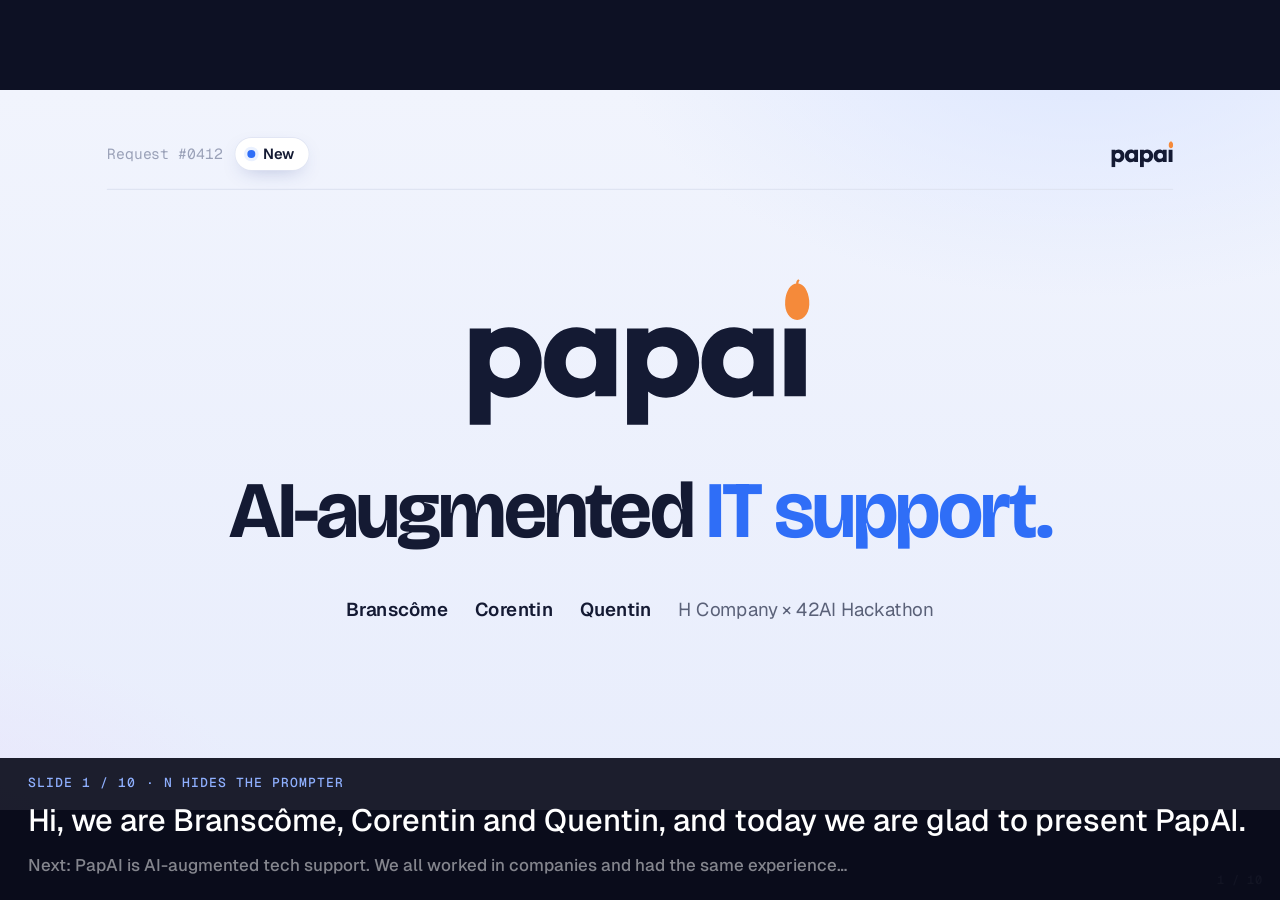
<file: docs/pitch/deck-prompteur.html>
<!doctype html>
<html lang="en">
<head>
<meta charset="utf-8">
<meta name="viewport" content="width=device-width, initial-scale=1">
<title>PapAI · Pitch (prompter)</title>
<meta name="claude:viewport-fit-sides" content="cover">
<link rel="preconnect" href="https://fonts.googleapis.com">
<link rel="preconnect" href="https://fonts.gstatic.com" crossorigin>
<link rel="stylesheet" href="https://fonts.googleapis.com/css2?family=Bricolage+Grotesque:opsz,wght@12..96,500;12..96,700;12..96,800&family=Geist:wght@400;500;600&family=Geist+Mono:wght@400;500&display=swap">
<style>
/* Layout : une scène fixe 1920×1080 (le bureau de Christine), un ticket qui avance d'état à chaque slide.
   Un seul look clair, choisi : les couleurs de l'app PapAI (bleu + encre), posées en dur ici. */
:root {
  color-scheme: light;
  --bg: #F1F4FD;          /* fond bleu-lavande de l'app */
  --bg2: #E8EDFC;
  --card: #FFFFFF;
  --ink: #141A33;         /* encre */
  --muted: #5A6178;
  --faint: #9AA1B8;
  --line: #DFE4F2;
  --accent: #2F6EF7;      /* le bleu PapAI */
  --accent-deep: #1A56E0;
  --accent-pale: #EAF1FF;
  --pip: #F58A3A;         /* pépin du logotype, rien d'autre */
  --stage-bg: #0D1124;
  --slide-bg: var(--bg);

  --display: "Bricolage Grotesque", "SF Pro Display", system-ui, sans-serif;
  --body: "Geist", "SF Pro Text", system-ui, sans-serif;
  --mono: "Geist Mono", ui-monospace, "SF Mono", Menlo, monospace;

  /* une courbe signature (ease-out franc), une pour ce qui bouge à l'écran, un ressort pour le ticket */
  --ease: cubic-bezier(.23, 1, .32, 1);
  --in-out: cubic-bezier(.77, 0, .175, 1);
  --spring: linear(0, .06 3%, .22 7%, .46 12%, .72 18%, .9 24%, 1 30%, 1.04 36%, 1.05 42%, 1.04 50%, 1.015 62%, 1 75%, .998 88%, 1);
}

/* === FIXED 16:9 STAGE (frontend-slides viewport-base.css) === */
html, body { width: 100%; height: 100%; margin: 0; overflow: hidden; background: var(--stage-bg); }
.deck-viewport { position: fixed; inset: 0; overflow: hidden; background: var(--stage-bg); }
.deck-stage { position: absolute; left: 0; top: 0; width: 1920px; height: 1080px; overflow: hidden; transform-origin: 0 0; background: var(--slide-bg); }
.slide { position: absolute; inset: 0; width: 1920px; height: 1080px; overflow: hidden; display: block; visibility: hidden; opacity: 0; pointer-events: none; background: transparent; }
.slide.active { visibility: visible; opacity: 1; pointer-events: auto; z-index: 2; }
.slide.leaving { visibility: visible; opacity: 1; z-index: 1; pointer-events: none; }
img, svg { max-width: 100%; max-height: 100%; }
@media print {
  html, body { overflow: visible; background: #fff; }
  .deck-viewport { position: static; }
  .deck-stage { position: relative; transform: none !important; }
  .slide { position: relative; visibility: visible; opacity: 1; page-break-after: always; }
  .chrome { display: none; }
}

body { font-family: var(--body); color: var(--ink); -webkit-font-smoothing: antialiased; }
::selection { background: var(--accent-pale); }

/* === LE BUREAU : fond commun, il ne bouge jamais === */
.desk { position: absolute; inset: 0; z-index: 0;
  background:
    radial-gradient(1200px 700px at 85% -10%, #DCE6FF 0%, transparent 60%),
    radial-gradient(900px 600px at -5% 110%, #E9E4FB 0%, transparent 60%),
    linear-gradient(var(--bg), var(--bg2)); }
.pad { position: absolute; inset: 0; padding: 200px 160px 120px; box-sizing: border-box; }

/* === LE TICKET : la signature du deck. Il change d'état à chaque slide, comme une vraie demande === */
.ticket { position: absolute; left: 160px; top: 72px; z-index: 5; display: flex; align-items: center; gap: 18px;
  font-family: var(--mono); font-size: 22px; color: var(--muted); letter-spacing: .02em; }
.ticket .id { color: var(--faint); }
.ticket .state { position: relative; display: inline-flex; align-items: center; gap: 12px; height: 48px; padding: 0 22px 0 18px;
  border-radius: 24px; background: var(--card); color: var(--ink); font-family: var(--body); font-weight: 600; font-size: 22px; letter-spacing: 0;
  box-shadow: 0 0 0 1px var(--line), 0 10px 30px -12px rgba(42,63,143,.35); }
.ticket .state i { width: 12px; height: 12px; border-radius: 50%; background: var(--accent); box-shadow: 0 0 0 5px var(--accent-pale); }
.ticket .state.done i { background: var(--ink); box-shadow: 0 0 0 5px #E7E9F0; }
.ticket .state.pop { animation: pop .7s var(--spring); }
@keyframes pop { 0% { transform: scale(.86); } 100% { transform: none; } }
/* la ligne du ticket : son avancement dans le pitch */
.track { position: absolute; left: 160px; right: 160px; top: 148px; height: 2px; background: var(--line); z-index: 4; border-radius: 1px; }
.track b { position: absolute; inset: 0; background: var(--accent); transform-origin: 0 0; transform: scaleX(0); transition: transform .9s var(--spring); border-radius: 1px; }
.brand { position: absolute; right: 160px; top: 76px; z-index: 5; height: 40px; color: var(--ink); }
.brand svg { height: 40px; width: auto; display: block; }

/* === TYPE === */
h1, h2, .say { font-family: var(--display); font-weight: 700; letter-spacing: -.035em; line-height: .98; margin: 0; text-wrap: balance; color: var(--ink); }
h2 { font-size: 112px; }
.lead { font-size: 40px; line-height: 1.3; color: var(--muted); max-width: 1180px; margin: 36px 0 0; text-wrap: balance; }
.blue { color: var(--accent); }
.small { font-family: var(--mono); font-size: 20px; color: var(--faint); letter-spacing: .02em; }

/* === ENTRÉES : chaque calque arrive décalé, une seule fois par slide === */
.slide .r { opacity: 0; transform: translateY(26px); }
.slide.active .r { animation: rise .9s var(--ease) both; animation-delay: calc(var(--d, 0) * 1ms); }
@keyframes rise { to { opacity: 1; transform: none; } }

/* === CHANGEMENT DE SLIDE : le bureau reste, ce qui est posé dessus glisse (View Transitions, comme Pullback) === */
.slide.active h2, .slide.active .say { view-transition-name: vt-title; }
.slide.active .hero { view-transition-name: vt-hero; }
.ticket { view-transition-name: vt-ticket; }
.brand { view-transition-name: vt-brand; }
.track { view-transition-name: vt-track; }
::view-transition-group(*) { animation-duration: .7s; animation-timing-function: var(--in-out); }
::view-transition-group(vt-ticket), ::view-transition-group(vt-brand), ::view-transition-group(vt-track) { animation: none; }
::view-transition-old(vt-ticket), ::view-transition-old(vt-brand), ::view-transition-old(vt-track) { display: none; }
::view-transition-new(vt-ticket), ::view-transition-new(vt-brand), ::view-transition-new(vt-track) { animation: none; }
::view-transition-old(root) { animation: vt-out .3s var(--ease) both; }
::view-transition-new(root) { animation: vt-in .45s var(--ease) .08s both; }
::view-transition-old(vt-title), ::view-transition-new(vt-title) { inline-size: auto; block-size: auto; }
::view-transition-old(vt-title) { animation: vt-out .25s cubic-bezier(.55,0,1,.45) both; }
::view-transition-new(vt-title) { animation: vt-in .45s var(--ease) .25s both; }
::view-transition-old(vt-hero) { animation: vt-out .5s linear both; }
::view-transition-new(vt-hero) { animation: vt-in .45s var(--ease) .25s both; }
@keyframes vt-out { to { opacity: 0; } }
@keyframes vt-in { from { opacity: 0; } }

/* =========================================================
   1 · LA DEMANDE
   ========================================================= */
.s-hook .who { display: inline-flex; align-items: center; gap: 16px; font-size: 26px; color: var(--muted); }
.s-hook .who .av { width: 56px; height: 56px; border-radius: 50%; background: var(--accent-pale); color: var(--accent-deep);
  display: grid; place-items: center; font-family: var(--display); font-weight: 700; font-size: 26px; }
.s-hook .say { font-size: 168px; margin-top: 64px; max-width: 1500px; }
.s-hook .say .ch { opacity: 0; }
.s-hook.active .say .ch { animation: ch .01s linear both; animation-delay: calc(500ms + var(--i) * 42ms); }
@keyframes ch { to { opacity: 1; } }
.s-hook .caret { display: inline-block; width: 10px; height: .82em; margin-left: 8px; background: var(--accent); vertical-align: -.06em; border-radius: 3px;
  animation: blink 1s steps(1) infinite; }
@keyframes blink { 50% { opacity: 0; } }
.s-hook .foot { position: absolute; left: 160px; bottom: 120px; }

/* =========================================================
   2 · LE COÛT
   ========================================================= */
.s-cost .num { font-family: var(--display); font-weight: 800; font-size: 400px; letter-spacing: -.06em; line-height: .8; color: var(--accent);
  font-variant-numeric: tabular-nums; margin-top: 30px; }
.s-cost .num small { font-size: 160px; letter-spacing: -.04em; margin-left: 18px; }
.s-cost .what { font-family: var(--display); font-weight: 700; font-size: 64px; letter-spacing: -.03em; margin-top: 40px; }
.s-cost .lead { margin-top: 22px; }
.s-cost .src { position: absolute; left: 160px; bottom: 96px; }

/* =========================================================
   3 · LA BOUCLE
   ========================================================= */
.s-loop .steps { display: grid; grid-template-columns: repeat(4, 1fr); gap: 32px; margin-top: 110px; position: relative; }
.s-loop .wire { position: absolute; left: 36px; right: 36px; top: 35px; height: 3px; background: var(--line); border-radius: 2px; }
.s-loop .wire b { position: absolute; inset: 0; background: var(--accent); transform-origin: 0 0; transform: scaleX(0); border-radius: 2px; }
.s-loop.active .wire b { animation: wire 2.2s var(--in-out) .5s both; }
@keyframes wire { to { transform: scaleX(1); } }
.s-loop .st { position: relative; }
.s-loop .st .n { width: 72px; height: 72px; border-radius: 50%; background: var(--card); color: var(--accent-deep); display: grid; place-items: center;
  font-family: var(--display); font-weight: 700; font-size: 32px; box-shadow: 0 0 0 1px var(--line), 0 12px 30px -14px rgba(42,63,143,.4); position: relative; }
.s-loop .st.key .n { background: var(--accent); color: #fff; box-shadow: 0 0 0 8px var(--accent-pale), 0 16px 40px -12px rgba(47,110,247,.6); }
.s-loop .st h3 { font-family: var(--display); font-weight: 700; font-size: 50px; letter-spacing: -.03em; margin: 40px 0 14px; line-height: 1.02; }
.s-loop .st p { font-size: 28px; line-height: 1.35; color: var(--muted); margin: 0; max-width: 340px; }

/* =========================================================
   4 · EN DIRECT (la carte du plan, telle que le support la voit : sert aussi de plan B)
   ========================================================= */
.s-live .cols { display: grid; grid-template-columns: 1fr 760px; gap: 120px; align-items: center; height: 100%; }
.s-live .badge { display: inline-flex; align-items: center; gap: 14px; height: 52px; padding: 0 24px; border-radius: 26px;
  background: var(--ink); color: #fff; font-weight: 600; font-size: 24px; letter-spacing: .04em; text-transform: uppercase; }
.s-live .badge i { width: 12px; height: 12px; border-radius: 50%; background: #5B8CFF; animation: live 1.6s var(--ease) infinite; }
@keyframes live { 0% { box-shadow: 0 0 0 0 rgba(91,140,255,.7); } 100% { box-shadow: 0 0 0 16px rgba(91,140,255,0); } }
.s-live h2 { margin-top: 40px; }
.phone { width: 760px; border-radius: 44px; background: var(--card); overflow: hidden;
  box-shadow: 0 0 0 1px var(--line), 0 60px 120px -40px rgba(42,63,143,.45); }
.phone .hd { background: linear-gradient(90deg, #1F5FF0, #3D7FFF); color: #fff; padding: 40px 44px 34px; }
.phone .hd .t { font-family: var(--display); font-weight: 700; font-size: 40px; letter-spacing: -.02em; }
.phone .hd .s { font-size: 22px; opacity: .9; margin-top: 8px; }
.phone .bd { padding: 34px 44px 40px; display: flex; flex-direction: column; gap: 18px; }
.phone .ask { background: var(--accent-pale); border-radius: 20px; padding: 22px 26px; font-size: 26px; line-height: 1.35; }
.phone .ask b { display: block; font-size: 18px; color: var(--accent-deep); text-transform: uppercase; letter-spacing: .06em; margin-bottom: 6px; }
.phone .lbl { font-size: 18px; color: var(--muted); text-transform: uppercase; letter-spacing: .08em; margin-top: 10px; }
.phone .step { display: flex; gap: 18px; align-items: center; font-size: 26px; padding: 16px 20px; border-radius: 16px; box-shadow: 0 0 0 1px var(--line); }
.phone .step em { font-style: normal; width: 40px; height: 40px; flex: none; border-radius: 50%; background: var(--accent-pale); color: var(--accent-deep);
  display: grid; place-items: center; font-weight: 600; font-size: 20px; }
.phone .acts { display: grid; grid-template-columns: 1.4fr 1fr 1fr; gap: 14px; margin-top: 14px; }
.phone .acts span { height: 72px; border-radius: 36px; display: grid; place-items: center; font-weight: 600; font-size: 24px; box-shadow: 0 0 0 1px var(--line); }
.phone .acts .ok { background: linear-gradient(90deg, #1F5FF0, #3D7FFF); color: #fff; box-shadow: 0 14px 30px -12px rgba(47,110,247,.7); }
.s-live.active .phone .ok { animation: tap 1s var(--ease) 2.4s both; }
@keyframes tap { 0%, 100% { transform: none; } 40% { transform: scale(.95); } }

/* =========================================================
   5 · UNE FOIS, PARTOUT
   ========================================================= */
.s-fleet .cols { display: grid; grid-template-columns: 1fr 700px; gap: 110px; align-items: end; margin-top: 50px; }
.s-fleet .lead { font-size: 34px; margin-top: 24px; }
.s-fleet .lib { display: flex; flex-direction: column; gap: 16px; }
.s-fleet .lib .it { display: flex; align-items: center; gap: 22px; padding: 24px 30px; border-radius: 22px; background: var(--card);
  font-size: 30px; box-shadow: 0 0 0 1px var(--line), 0 10px 30px -18px rgba(42,63,143,.35); }
.s-fleet .lib .it i { width: 14px; height: 14px; border-radius: 4px; background: var(--accent); flex: none; }
.s-fleet .lib .it span { margin-left: auto; font-size: 22px; color: var(--muted); font-family: var(--mono); }
.s-fleet .grid { display: grid; grid-template-columns: repeat(10, 1fr); gap: 14px; }
.s-fleet .grid i { aspect-ratio: 1.3; border-radius: 10px; background: var(--card); box-shadow: 0 0 0 1px var(--line); }
.s-fleet.active .grid i { animation: lit .5s var(--ease) both; animation-delay: calc(1200ms + var(--k) * 22ms); }
@keyframes lit { to { background: var(--accent); box-shadow: 0 0 0 1px var(--accent), 0 8px 18px -8px rgba(47,110,247,.7); } }
.s-fleet .cap { margin-top: 22px; display: flex; justify-content: space-between; }

/* =========================================================
   6 · SOUS CONTRÔLE
   ========================================================= */
.s-trust .rules { margin-top: 20px; display: flex; flex-direction: column; gap: 6px; }
.s-trust .rules div { font-family: var(--display); font-weight: 700; font-size: 128px; letter-spacing: -.045em; line-height: 1.04; }
.s-trust .rules div:nth-child(2) { color: var(--accent); }
.s-trust .lead { margin-top: 56px; }

/* =========================================================
   7 · DÉJÀ INSTALLÉ
   ========================================================= */
.s-deploy .cols { display: grid; grid-template-columns: 1fr 820px; gap: 110px; align-items: start; margin-top: 70px; }
.s-deploy .lead { margin-top: 10px; }
.code { background: var(--ink); color: #DDE5FF; border-radius: 28px; padding: 46px 52px; font-family: var(--mono); font-size: 27px; line-height: 1.75;
  box-shadow: 0 50px 100px -40px rgba(20,26,51,.6); white-space: pre; }
.code .k { color: #8FB0FF; }
.code .c { color: #6E7697; }
.code .sep { display: block; height: 22px; }

/* =========================================================
   8 · DEUX PUBLICS : à gauche l'entreprise (bleu PapAI), à droite la famille (vert de l'ancien design « Soin »)
   ========================================================= */
.s-two .pair { position: absolute; left: 160px; right: 160px; top: 210px; bottom: 110px; display: grid; grid-template-columns: 1fr 1fr; gap: 28px; }
.s-two .side { position: relative; border-radius: 40px; padding: 64px 64px 60px; display: flex; flex-direction: column; color: #fff; overflow: hidden; }
.s-two .ent { background: linear-gradient(150deg, #1F5FF0, #3D7FFF); box-shadow: 0 40px 80px -36px rgba(47,110,247,.7); }
.s-two .fam { background: linear-gradient(150deg, #17633A, #2E8B57); box-shadow: 0 40px 80px -36px rgba(28,114,64,.7); }
.s-two .eyebrow { font-family: var(--mono); font-size: 22px; letter-spacing: .08em; text-transform: uppercase; opacity: .85; }
.s-two .big { font-family: var(--display); font-weight: 700; font-size: 92px; letter-spacing: -.04em; line-height: 1; margin-top: auto; text-wrap: balance; }
.s-two .who2 { margin-top: 30px; font-size: 30px; line-height: 1.35; opacity: .92; max-width: 640px; }
.s-two .tag { display: inline-flex; align-self: flex-start; align-items: center; gap: 12px; height: 46px; padding: 0 20px; border-radius: 23px;
  background: rgba(255,255,255,.16); box-shadow: inset 0 0 0 1px rgba(255,255,255,.28); font-weight: 600; font-size: 22px; margin-top: 36px; }
.s-two .mid2 { position: absolute; left: 50%; top: 210px; transform: translate(-50%, -50%); z-index: 3; height: 64px; padding: 0 30px; border-radius: 32px;
  background: var(--card); color: var(--ink); display: flex; align-items: center; font-family: var(--display); font-weight: 700; font-size: 28px; letter-spacing: -.01em;
  box-shadow: 0 0 0 1px var(--line), 0 20px 40px -16px rgba(20,26,51,.45); white-space: nowrap; }
.s-two.active .mid2 { animation: rise2 .8s var(--spring) .9s both; }
@keyframes rise2 { from { opacity: 0; transform: translate(-50%, -30%) scale(.9); } to { opacity: 1; transform: translate(-50%, -50%); } }

/* =========================================================
   9 · FIN
   ========================================================= */
.s-end .mid { position: absolute; inset: 0; display: flex; flex-direction: column; align-items: center; justify-content: center; text-align: center; }
.s-end .logo { height: 220px; color: var(--ink); }
.s-end .logo svg { height: 220px; width: auto; }
.s-end .say { font-size: 104px; margin-top: 70px; }
.s-end .cred { margin-top: 70px; display: flex; gap: 40px; font-size: 28px; color: var(--muted); }
.s-end .cred b { color: var(--ink); font-weight: 600; }

/* === 4 · LE CŒUR, 5 · avis, 7 · étapes === */
.s-core .trio { display: grid; grid-template-columns: repeat(3, 1fr); gap: 32px; margin-top: 110px; }
.s-core .tr { background: var(--card); border-radius: 32px; padding: 48px 48px 52px; box-shadow: 0 0 0 1px var(--line), 0 20px 50px -30px rgba(42,63,143,.45); }
.s-core .tr.key { background: linear-gradient(150deg, #1F5FF0, #3D7FFF); color: #fff; }
.s-core .tr .eb { font-family: var(--mono); font-size: 22px; letter-spacing: .06em; text-transform: uppercase; color: var(--faint); }
.s-core .tr.key .eb, .s-core .tr.key p { color: rgba(255,255,255,.85); }
.s-core .tr h3 { font-family: var(--display); font-weight: 700; font-size: 72px; letter-spacing: -.035em; margin: 26px 0 16px; line-height: 1; }
.s-core .tr p { font-size: 30px; line-height: 1.35; color: var(--muted); margin: 0; }
.s-hook .say { font-size: 150px; }
.s-hook .notice { font-size: 32px; line-height: 1.4; color: var(--muted); background: var(--card); border-radius: 24px; padding: 26px 34px; max-width: 1300px;
  box-shadow: 0 0 0 1px var(--line), 0 16px 40px -24px rgba(42,63,143,.4); }
.s-hook .notice b { color: var(--ink); }
.s-live .lead { font-size: 34px; margin-top: 32px; }
.phone .step.done em { background: var(--accent); color: #fff; }
.phone .step.stop { box-shadow: 0 0 0 2px var(--pip); }
.phone .step.stop em { background: #FFF0E4; color: #C25A12; }
.phone .acts.two { grid-template-columns: 1fr 1.5fr; }
.s-act.active .phone .ok { animation: tap 1s var(--ease) 2.4s both; }
.s-intro .say { font-size: 120px; }
.s-end:not(.s-intro) .say { font-size: 88px; }
.s-shots .shots { display: grid; grid-template-columns: 820px 740px; gap: 40px; margin-top: 56px; align-items: start; }
.s-shots .col { display: flex; flex-direction: column; gap: 28px; }
.s-shots figure { margin: 0; }
.s-shots img { display: block; width: 100%; max-height: none; border-radius: 20px; box-shadow: 0 0 0 1px var(--line), 0 30px 60px -30px rgba(42,63,143,.5); }
.s-shots figcaption { margin-top: 14px; font-size: 24px; color: var(--muted); display: flex; gap: 12px; align-items: center; }
.s-shots figcaption b { width: 34px; height: 34px; border-radius: 50%; background: var(--accent); color: #fff; display: grid; place-items: center; font-size: 18px; flex: none; }
.s-shots .src { position: absolute; left: auto; right: 160px; bottom: 170px; }
.s-scale .cols { display: grid; grid-template-columns: 520px 1fr; gap: 90px; margin-top: 70px; align-items: start; }
.s-scale .eb { font-family: var(--mono); font-size: 22px; letter-spacing: .08em; text-transform: uppercase; color: var(--faint); margin-bottom: 22px; }
.s-scale .new .eb { color: var(--accent); }
.s-scale .x { font-family: var(--display); font-weight: 700; font-size: 52px; letter-spacing: -.03em; color: var(--faint); text-decoration: line-through; text-decoration-thickness: 4px; text-decoration-color: var(--faint); line-height: 1.3; }
.s-scale p { font-size: 30px; line-height: 1.35; color: var(--muted); margin: 28px 0 0; }
.s-scale .tiers { display: grid; grid-template-columns: repeat(3, 1fr); gap: 24px; align-items: end; }
.s-scale .tier { background: var(--card); border-radius: 28px; padding: 34px 34px 36px; display: flex; flex-direction: column; gap: 8px;
  box-shadow: 0 0 0 1px var(--line), 0 20px 50px -30px rgba(42,63,143,.45); }
.s-scale .tier:nth-child(1) { min-height: 200px; } .s-scale .tier:nth-child(2) { min-height: 260px; } .s-scale .tier:nth-child(3) { min-height: 320px; }
.s-scale .tier b { font-family: var(--display); font-weight: 700; font-size: 54px; letter-spacing: -.03em; margin-top: auto; }
.s-scale .tier span { font-size: 28px; color: var(--muted); }
.s-scale .tier em { font-style: normal; font-family: var(--mono); font-size: 22px; color: var(--accent-deep); }
.s-scale .tier.key { background: linear-gradient(150deg, #1F5FF0, #3D7FFF); color: #fff; }
.s-scale .tier.key span, .s-scale .tier.key em { color: rgba(255,255,255,.88); }
.s-data .cols { display: grid; grid-template-columns: 1000px 1fr; gap: 80px; margin-top: 50px; align-items: start; }
.s-data .panel { background: var(--card); border-radius: 32px; padding: 40px 44px 34px; box-shadow: 0 0 0 1px var(--line), 0 30px 60px -36px rgba(42,63,143,.5); display: flex; flex-direction: column; gap: 22px; }
.s-data .ph { display: flex; justify-content: space-between; font-family: var(--mono); font-size: 22px; color: var(--muted); letter-spacing: .02em; margin-bottom: 6px; }
.s-data .row { display: grid; grid-template-columns: 300px 1fr 80px; gap: 24px; align-items: center; font-size: 28px; }
.s-data .bar { height: 26px; border-radius: 13px; background: var(--accent-pale); overflow: hidden; }
.s-data .bar b { display: block; height: 100%; width: var(--w); border-radius: 13px; background: var(--accent); }
.s-data .row:first-of-type .bar b { background: var(--accent-deep); }
.s-data .v { font-family: var(--mono); font-size: 24px; text-align: right; color: var(--ink); font-variant-numeric: tabular-nums; }
.s-data .foot2 { margin-top: 6px; font-size: 18px; }
.s-data .ins { display: flex; flex-direction: column; gap: 56px; padding-top: 60px; }
.s-data .in b { display: block; font-family: var(--display); font-weight: 700; font-size: 46px; letter-spacing: -.03em; line-height: 1.05; }
.s-data .in span { display: block; font-size: 28px; line-height: 1.35; color: var(--muted); margin-top: 10px; }
.s-fleet .flow { display: grid; grid-template-columns: 1fr 70px 1fr 70px 1fr; align-items: stretch; margin-top: 80px; }
.s-fleet .fc { background: var(--card); border-radius: 30px; padding: 38px 38px 40px; display: flex; flex-direction: column; gap: 18px;
  box-shadow: 0 0 0 1px var(--line), 0 24px 56px -32px rgba(42,63,143,.5); }
.s-fleet .fc .eb { font-family: var(--mono); font-size: 21px; letter-spacing: .06em; text-transform: uppercase; color: var(--faint); }
.s-fleet .fc .t { font-family: var(--display); font-weight: 700; font-size: 44px; letter-spacing: -.03em; line-height: 1.05; }
.s-fleet .fc .m { font-size: 26px; color: var(--muted); display: flex; align-items: center; gap: 12px; margin-top: auto; }
.s-fleet .fc .m .ok { width: 14px; height: 14px; border-radius: 50%; background: var(--accent); box-shadow: 0 0 0 5px var(--accent-pale); }
.s-fleet .fc .btn { align-self: flex-start; height: 64px; padding: 0 30px; border-radius: 32px; background: linear-gradient(90deg, #1F5FF0, #3D7FFF); color: #fff;
  display: flex; align-items: center; font-weight: 600; font-size: 26px; box-shadow: 0 14px 30px -12px rgba(47,110,247,.7); }
.s-fleet .fc.key { background: linear-gradient(150deg, #1F5FF0, #3D7FFF); color: #fff; }
.s-fleet .fc.key .eb { color: rgba(255,255,255,.8); }
.s-fleet .fc .run { align-self: flex-start; margin-top: auto; height: 54px; padding: 0 30px; border-radius: 27px; background: #fff; color: var(--accent-deep);
  display: flex; align-items: center; font-weight: 600; font-size: 24px; }
.s-fleet .ar { position: relative; }
.s-fleet .ar::before { content: ""; position: absolute; left: 16px; right: 22px; top: 50%; height: 3px; background: var(--accent); border-radius: 2px; }
.s-fleet .ar::after { content: ""; position: absolute; right: 16px; top: 50%; width: 16px; height: 16px; border-top: 3px solid var(--accent); border-right: 3px solid var(--accent); transform: translateY(-50%) rotate(45deg); }
.s-fleet .lead { margin-top: 56px; }
.s-merge .mg { display: grid; grid-template-columns: 400px 1fr; gap: 80px; margin-top: 56px; align-items: start; }
.s-merge .eb { font-family: var(--mono); font-size: 21px; letter-spacing: .08em; text-transform: uppercase; color: var(--faint); margin-bottom: 20px; }
.s-merge .eb.blue { color: var(--accent); }
.s-merge .x { font-family: var(--display); font-weight: 700; font-size: 46px; letter-spacing: -.03em; color: var(--faint); text-decoration: line-through; text-decoration-thickness: 4px; line-height: 1.32; }
.s-merge p { font-size: 28px; line-height: 1.35; color: var(--muted); margin: 24px 0 0; }
.s-merge .flow { grid-template-columns: 1fr 56px 1fr 56px 1fr; margin-top: 0; }
.s-merge .fc { padding: 28px 28px 30px; gap: 14px; border-radius: 26px; min-height: 230px; box-sizing: border-box; }
.s-merge .fc .eb { margin: 0; font-size: 18px; }
.s-merge .fc .t { font-size: 34px; }
.s-merge .fc .m { font-size: 21px; }
.s-merge .fc .btn { height: 52px; padding: 0 22px; font-size: 21px; }
.s-merge .fc .run { height: 46px; padding: 0 24px; font-size: 21px; }
.s-merge .ar::before { left: 10px; right: 16px; } .s-merge .ar::after { right: 10px; }
.s-merge .tiers2 { display: grid; grid-template-columns: repeat(3, 1fr); gap: 20px; margin-top: 26px; }
.s-merge .tiers2 div { background: var(--card); border-radius: 22px; padding: 20px 26px; font-size: 22px; color: var(--muted); font-family: var(--mono);
  box-shadow: 0 0 0 1px var(--line), 0 14px 34px -26px rgba(42,63,143,.45); }
.s-merge .tiers2 b { display: block; font-family: var(--display); font-weight: 700; font-size: 38px; letter-spacing: -.03em; color: var(--ink); margin-bottom: 4px; }
.s-merge .tiers2 .key { background: var(--ink); color: rgba(255,255,255,.75); } .s-merge .tiers2 .key b { color: #fff; }
/* === CHROME HORS SCÈNE === */
.chrome { position: fixed; right: 18px; bottom: 14px; z-index: 50; font: 500 12px/1 var(--mono); color: rgba(255,255,255,.45); letter-spacing: .04em; user-select: none; }
.hit { position: fixed; top: 0; bottom: 0; width: 33%; z-index: 40; cursor: default; }
.hit.l { left: 0; } .hit.rr { right: 0; width: 67%; }
:focus-visible { outline: 3px solid var(--accent); outline-offset: 3px; }

@media (prefers-reduced-motion: reduce) {
  .slide .r, .s-hook .say .ch { opacity: 1 !important; transform: none !important; animation: none !important; }
  .s-loop .wire b { transform: none; animation: none !important; }
  .s-fleet .grid i { background: var(--accent); animation: none !important; }
  .track b, .ticket .state { transition: none; animation: none !important; }
  ::view-transition-group(*), ::view-transition-old(*), ::view-transition-new(*) { animation: none !important; }
}
</style>
</head>
<body>


<div class="deck-viewport">
<div class="deck-stage" id="stage">
  <div class="desk"></div>
  <div class="ticket" aria-hidden="true"><span class="id">Request #0412</span><span class="state" id="state"><i></i><span id="stateTxt">New</span></span></div>
  <div class="track" aria-hidden="true"><b id="track"></b></div>
  <div class="brand" aria-label="PapAI"><svg aria-hidden="true" xmlns="http://www.w3.org/2000/svg" viewBox="5 15 235 101">
<g fill="currentColor">
<path d="M32.064 96.96C28.928 96.96 26.048 96.352 23.424 95.136C20.8 93.92 18.656 92.256 16.992 90.144C15.328 87.968 14.368 85.504 14.112 82.752V63.072C14.368 60.32 15.328 57.824 16.992 55.584C18.656 53.344 20.8 51.584 23.424 50.304C26.048 49.024 28.928 48.384 32.064 48.384C36.48 48.384 40.384 49.44 43.776 51.552C47.232 53.664 49.92 56.544 51.84 60.192C53.824 63.84 54.816 68 54.816 72.672C54.816 77.344 53.824 81.504 51.84 85.152C49.92 88.8 47.232 91.68 43.776 93.792C40.384 95.904 36.48 96.96 32.064 96.96ZM5.18402 115.68V49.344H19.872V61.344L17.472 72.672L19.68 84V115.68H5.18402ZM29.376 83.712C31.488 83.712 33.312 83.232 34.848 82.272C36.448 81.312 37.696 80 38.592 78.336C39.488 76.672 39.936 74.784 39.936 72.672C39.936 70.496 39.488 68.576 38.592 66.912C37.696 65.248 36.448 63.968 34.848 63.072C33.312 62.112 31.52 61.632 29.472 61.632C27.424 61.632 25.6 62.112 24 63.072C22.464 63.968 21.248 65.248 20.352 66.912C19.456 68.576 19.008 70.496 19.008 72.672C19.008 74.784 19.424 76.672 20.256 78.336C21.152 80 22.4 81.312 24 82.272C25.6 83.232 27.392 83.712 29.376 83.712Z"/>
<path d="M78.8858 96.96C74.5978 96.96 70.7578 95.904 67.3658 93.792C64.0378 91.68 61.3818 88.8 59.3978 85.152C57.4778 81.504 56.5178 77.344 56.5178 72.672C56.5178 68 57.4778 63.84 59.3978 60.192C61.3818 56.544 64.0378 53.664 67.3658 51.552C70.7578 49.44 74.5978 48.384 78.8858 48.384C82.0218 48.384 84.8378 48.992 87.3338 50.208C89.8938 51.424 91.9738 53.12 93.5738 55.296C95.1738 57.408 96.0698 59.84 96.2618 62.592V82.752C96.0698 85.504 95.1738 87.968 93.5738 90.144C92.0378 92.256 89.9898 93.92 87.4298 95.136C84.8698 96.352 82.0218 96.96 78.8858 96.96ZM81.8618 83.712C84.9978 83.712 87.5258 82.688 89.4458 80.64C91.3658 78.528 92.3258 75.872 92.3258 72.672C92.3258 70.496 91.8778 68.576 90.9818 66.912C90.1498 65.248 88.9338 63.968 87.3338 63.072C85.7978 62.112 84.0058 61.632 81.9578 61.632C79.9098 61.632 78.0858 62.112 76.4858 63.072C74.9498 63.968 73.7018 65.248 72.7418 66.912C71.8458 68.576 71.3978 70.496 71.3978 72.672C71.3978 74.784 71.8458 76.672 72.7418 78.336C73.6378 80 74.8858 81.312 76.4858 82.272C78.0858 83.232 79.8778 83.712 81.8618 83.712ZM91.7498 96V83.424L93.9578 72.096L91.7498 60.768V49.344H106.15V96H91.7498Z"/>
<path d="M140.492 96.96C137.356 96.96 134.476 96.352 131.852 95.136C129.228 93.92 127.084 92.256 125.42 90.144C123.756 87.968 122.796 85.504 122.54 82.752V63.072C122.796 60.32 123.756 57.824 125.42 55.584C127.084 53.344 129.228 51.584 131.852 50.304C134.476 49.024 137.356 48.384 140.492 48.384C144.908 48.384 148.812 49.44 152.204 51.552C155.66 53.664 158.348 56.544 160.268 60.192C162.252 63.84 163.244 68 163.244 72.672C163.244 77.344 162.252 81.504 160.268 85.152C158.348 88.8 155.66 91.68 152.204 93.792C148.812 95.904 144.908 96.96 140.492 96.96ZM113.612 115.68V49.344H128.3V61.344L125.9 72.672L128.108 84V115.68H113.612ZM137.804 83.712C139.916 83.712 141.74 83.232 143.276 82.272C144.876 81.312 146.124 80 147.02 78.336C147.916 76.672 148.364 74.784 148.364 72.672C148.364 70.496 147.916 68.576 147.02 66.912C146.124 65.248 144.876 63.968 143.276 63.072C141.74 62.112 139.948 61.632 137.9 61.632C135.852 61.632 134.028 62.112 132.428 63.072C130.892 63.968 129.676 65.248 128.78 66.912C127.884 68.576 127.436 70.496 127.436 72.672C127.436 74.784 127.852 76.672 128.684 78.336C129.58 80 130.828 81.312 132.428 82.272C134.028 83.232 135.82 83.712 137.804 83.712Z"/>
<path d="M187.313 96.96C183.025 96.96 179.185 95.904 175.793 93.792C172.465 91.68 169.809 88.8 167.825 85.152C165.905 81.504 164.945 77.344 164.945 72.672C164.945 68 165.905 63.84 167.825 60.192C169.809 56.544 172.465 53.664 175.793 51.552C179.185 49.44 183.025 48.384 187.313 48.384C190.449 48.384 193.265 48.992 195.761 50.208C198.321 51.424 200.401 53.12 202.001 55.296C203.601 57.408 204.497 59.84 204.689 62.592V82.752C204.497 85.504 203.601 87.968 202.001 90.144C200.465 92.256 198.417 93.92 195.857 95.136C193.297 96.352 190.449 96.96 187.313 96.96ZM190.289 83.712C193.425 83.712 195.953 82.688 197.873 80.64C199.793 78.528 200.753 75.872 200.753 72.672C200.753 70.496 200.305 68.576 199.409 66.912C198.577 65.248 197.361 63.968 195.761 63.072C194.225 62.112 192.433 61.632 190.385 61.632C188.337 61.632 186.513 62.112 184.913 63.072C183.377 63.968 182.129 65.248 181.169 66.912C180.273 68.576 179.825 70.496 179.825 72.672C179.825 74.784 180.273 76.672 181.169 78.336C182.065 80 183.313 81.312 184.913 82.272C186.513 83.232 188.305 83.712 190.289 83.712ZM200.177 96V83.424L202.385 72.096L200.177 60.768V49.344H214.577V96H200.177Z"/>
<path d="M222.039 96V49.344H236.727V96H222.039Z"/>
</g>
<g fill="#F58A3A">
<path d="M230.789 18.3313C235.343 18.3313 238.459 23.3646 239.058 30.0756C239.777 37.9851 235.822 43.4977 230.789 43.4977C225.756 43.4977 221.801 37.9851 222.52 30.0756C223.119 23.3646 226.235 18.3313 230.789 18.3313Z"/>
<path d="M230.07 19.0503C229.95 17.3725 230.43 16.1741 231.508 15.4551L232.467 16.294C231.748 16.8932 231.508 17.8519 231.748 19.0503H230.07Z"/>
</g>
</svg>
</div>

  <!-- 1 · Intro -->
  <section class="slide s-end s-intro" data-state="New" aria-label="PapAI">
    <div class="mid">
      <div class="logo hero r"><svg aria-hidden="true" xmlns="http://www.w3.org/2000/svg" viewBox="5 15 235 101">
<g fill="currentColor">
<path d="M32.064 96.96C28.928 96.96 26.048 96.352 23.424 95.136C20.8 93.92 18.656 92.256 16.992 90.144C15.328 87.968 14.368 85.504 14.112 82.752V63.072C14.368 60.32 15.328 57.824 16.992 55.584C18.656 53.344 20.8 51.584 23.424 50.304C26.048 49.024 28.928 48.384 32.064 48.384C36.48 48.384 40.384 49.44 43.776 51.552C47.232 53.664 49.92 56.544 51.84 60.192C53.824 63.84 54.816 68 54.816 72.672C54.816 77.344 53.824 81.504 51.84 85.152C49.92 88.8 47.232 91.68 43.776 93.792C40.384 95.904 36.48 96.96 32.064 96.96ZM5.18402 115.68V49.344H19.872V61.344L17.472 72.672L19.68 84V115.68H5.18402ZM29.376 83.712C31.488 83.712 33.312 83.232 34.848 82.272C36.448 81.312 37.696 80 38.592 78.336C39.488 76.672 39.936 74.784 39.936 72.672C39.936 70.496 39.488 68.576 38.592 66.912C37.696 65.248 36.448 63.968 34.848 63.072C33.312 62.112 31.52 61.632 29.472 61.632C27.424 61.632 25.6 62.112 24 63.072C22.464 63.968 21.248 65.248 20.352 66.912C19.456 68.576 19.008 70.496 19.008 72.672C19.008 74.784 19.424 76.672 20.256 78.336C21.152 80 22.4 81.312 24 82.272C25.6 83.232 27.392 83.712 29.376 83.712Z"/>
<path d="M78.8858 96.96C74.5978 96.96 70.7578 95.904 67.3658 93.792C64.0378 91.68 61.3818 88.8 59.3978 85.152C57.4778 81.504 56.5178 77.344 56.5178 72.672C56.5178 68 57.4778 63.84 59.3978 60.192C61.3818 56.544 64.0378 53.664 67.3658 51.552C70.7578 49.44 74.5978 48.384 78.8858 48.384C82.0218 48.384 84.8378 48.992 87.3338 50.208C89.8938 51.424 91.9738 53.12 93.5738 55.296C95.1738 57.408 96.0698 59.84 96.2618 62.592V82.752C96.0698 85.504 95.1738 87.968 93.5738 90.144C92.0378 92.256 89.9898 93.92 87.4298 95.136C84.8698 96.352 82.0218 96.96 78.8858 96.96ZM81.8618 83.712C84.9978 83.712 87.5258 82.688 89.4458 80.64C91.3658 78.528 92.3258 75.872 92.3258 72.672C92.3258 70.496 91.8778 68.576 90.9818 66.912C90.1498 65.248 88.9338 63.968 87.3338 63.072C85.7978 62.112 84.0058 61.632 81.9578 61.632C79.9098 61.632 78.0858 62.112 76.4858 63.072C74.9498 63.968 73.7018 65.248 72.7418 66.912C71.8458 68.576 71.3978 70.496 71.3978 72.672C71.3978 74.784 71.8458 76.672 72.7418 78.336C73.6378 80 74.8858 81.312 76.4858 82.272C78.0858 83.232 79.8778 83.712 81.8618 83.712ZM91.7498 96V83.424L93.9578 72.096L91.7498 60.768V49.344H106.15V96H91.7498Z"/>
<path d="M140.492 96.96C137.356 96.96 134.476 96.352 131.852 95.136C129.228 93.92 127.084 92.256 125.42 90.144C123.756 87.968 122.796 85.504 122.54 82.752V63.072C122.796 60.32 123.756 57.824 125.42 55.584C127.084 53.344 129.228 51.584 131.852 50.304C134.476 49.024 137.356 48.384 140.492 48.384C144.908 48.384 148.812 49.44 152.204 51.552C155.66 53.664 158.348 56.544 160.268 60.192C162.252 63.84 163.244 68 163.244 72.672C163.244 77.344 162.252 81.504 160.268 85.152C158.348 88.8 155.66 91.68 152.204 93.792C148.812 95.904 144.908 96.96 140.492 96.96ZM113.612 115.68V49.344H128.3V61.344L125.9 72.672L128.108 84V115.68H113.612ZM137.804 83.712C139.916 83.712 141.74 83.232 143.276 82.272C144.876 81.312 146.124 80 147.02 78.336C147.916 76.672 148.364 74.784 148.364 72.672C148.364 70.496 147.916 68.576 147.02 66.912C146.124 65.248 144.876 63.968 143.276 63.072C141.74 62.112 139.948 61.632 137.9 61.632C135.852 61.632 134.028 62.112 132.428 63.072C130.892 63.968 129.676 65.248 128.78 66.912C127.884 68.576 127.436 70.496 127.436 72.672C127.436 74.784 127.852 76.672 128.684 78.336C129.58 80 130.828 81.312 132.428 82.272C134.028 83.232 135.82 83.712 137.804 83.712Z"/>
<path d="M187.313 96.96C183.025 96.96 179.185 95.904 175.793 93.792C172.465 91.68 169.809 88.8 167.825 85.152C165.905 81.504 164.945 77.344 164.945 72.672C164.945 68 165.905 63.84 167.825 60.192C169.809 56.544 172.465 53.664 175.793 51.552C179.185 49.44 183.025 48.384 187.313 48.384C190.449 48.384 193.265 48.992 195.761 50.208C198.321 51.424 200.401 53.12 202.001 55.296C203.601 57.408 204.497 59.84 204.689 62.592V82.752C204.497 85.504 203.601 87.968 202.001 90.144C200.465 92.256 198.417 93.92 195.857 95.136C193.297 96.352 190.449 96.96 187.313 96.96ZM190.289 83.712C193.425 83.712 195.953 82.688 197.873 80.64C199.793 78.528 200.753 75.872 200.753 72.672C200.753 70.496 200.305 68.576 199.409 66.912C198.577 65.248 197.361 63.968 195.761 63.072C194.225 62.112 192.433 61.632 190.385 61.632C188.337 61.632 186.513 62.112 184.913 63.072C183.377 63.968 182.129 65.248 181.169 66.912C180.273 68.576 179.825 70.496 179.825 72.672C179.825 74.784 180.273 76.672 181.169 78.336C182.065 80 183.313 81.312 184.913 82.272C186.513 83.232 188.305 83.712 190.289 83.712ZM200.177 96V83.424L202.385 72.096L200.177 60.768V49.344H214.577V96H200.177Z"/>
<path d="M222.039 96V49.344H236.727V96H222.039Z"/>
</g>
<g fill="#F58A3A">
<path d="M230.789 18.3313C235.343 18.3313 238.459 23.3646 239.058 30.0756C239.777 37.9851 235.822 43.4977 230.789 43.4977C225.756 43.4977 221.801 37.9851 222.52 30.0756C223.119 23.3646 226.235 18.3313 230.789 18.3313Z"/>
<path d="M230.07 19.0503C229.95 17.3725 230.43 16.1741 231.508 15.4551L232.467 16.294C231.748 16.8932 231.508 17.8519 231.748 19.0503H230.07Z"/>
</g>
</svg></div>
      <div class="say r" style="--d:250">AI-augmented <span class="blue">IT support.</span></div>
      <div class="cred r" style="--d:550"><span><b>Branscôme</b></span><span><b>Corentin</b></span><span><b>Quentin</b></span><span>H Company × 42AI Hackathon</span></div>
    </div>
  </section>
  <!-- 2 · Le problème -->
  <section class="slide s-cost" data-state="Waiting" aria-label="The problem">
    <div class="pad">
      <div class="num hero r" style="--d:0"><span data-count="22">22</span><small>$</small></div>
      <div class="what r" style="--d:250">per level-1 request. Blocked for days.</div>
      <p class="lead r" style="--d:450">Download, fix or find something: the employee waits for checks and approvals. The support loses time on low-value tasks.</p>
      <div class="small src r" style="--d:700">Average cost of a level-1 ticket, MetricNet</div>
    </div>
  </section>
  <!-- 3 · La boucle -->
  <section class="slide s-loop" data-state="Plan ready" aria-label="How it works">
    <div class="pad">
      <h2 class="r">Erased <span class="blue">in minutes.</span></h2>
      <div class="steps hero">
        <div class="wire"><b></b></div>
        <div class="st r" style="--d:350"><div class="n">1</div><h3>The user asks</h3><p>In their own words, by voice or text.</p></div>
        <div class="st r" style="--d:650"><div class="n">2</div><h3>Holo plans</h3><p>It writes the flow to get it done.</p></div>
        <div class="st key r" style="--d:950"><div class="n">3</div><h3>Support approves</h3><p>From the Mac or the phone, wherever they are.</p></div>
        <div class="st r" style="--d:1250"><div class="n">4</div><h3>Holo does it</h3><p>On the user's computer, under their eyes.</p></div>
      </div>
    </div>
  </section>
  <!-- 4 · Le cœur -->
  <section class="slide s-loop s-core" data-state="Plan ready" aria-label="Under the hood">
    <div class="pad">
      <h2 class="r">At the heart, <span class="blue">Holo.</span></h2>
      <div class="trio hero">
        <div class="tr key r" style="--d:300"><div class="eb">H Company</div><h3>Holo</h3><p>Sees, understands and pilots the user's computer.</p></div>
        <div class="tr r" style="--d:550"><div class="eb">Linkup</div><h3>Context</h3><p>Searches the web when the plan needs facts.</p></div>
        <div class="tr r" style="--d:800"><div class="eb">Gladia</div><h3>Voice</h3><p>The user simply says what they need.</p></div>
      </div>
    </div>
  </section>
  <!-- 5 · La demande -->
  <section class="slide s-hook" data-state="Sent to support" aria-label="The request">
    <div class="pad">
      <div class="who r" style="--d:100"><span class="av">C</span>Christine · Accounting · 9:12 am</div>
      <div class="say" data-type>“I can’t print on the 3rd-floor printer.”<span class="caret"></span></div>
      <div class="foot notice r" style="--d:2600"><b>No automation matches.</b> Your request is sent to your IT support, with a plan.</div>
    </div>
  </section>
  <!-- 6 · Le support -->
  <section class="slide s-live" data-state="To approve" aria-label="The support">
    <div class="pad">
      <div class="cols">
        <div>
          <div class="badge r"><i></i>IT support</div>
          <h2 class="r" style="--d:150">Check the plan.<br><span class="blue">Run it.</span></h2>
          <p class="lead r" style="--d:350">Or change it with one sentence: Holo rewrites the whole plan.</p>
        </div>
        <div class="phone hero r" style="--d:300">
          <div class="hd"><div class="t">Christine needs help</div><div class="s">Ticket · Mac · 8 s ago</div></div>
          <div class="bd">
            <div class="ask"><b>Her request</b>Print on the 3rd-floor printer (HP LaserJet M507).</div>
            <div class="lbl">Holo's plan</div>
            <div class="step"><em>1</em>Find the right driver for her Mac (Linkup)</div>
            <div class="step"><em>2</em>Download it from the HP support page</div>
            <div class="step"><em>3</em>Install it and add “Printer 3rd floor”</div>
            <div class="acts"><span class="ok">Run</span><span>Edit</span><span>Linkup</span></div>
          </div>
        </div>
      </div>
    </div>
  </section>
  <!-- 7 · Holo agit, le support garde la main -->
  <section class="slide s-live s-act" data-state="In progress" aria-label="Holo at work">
    <div class="pad">
      <div class="cols">
        <div>
          <div class="badge r"><i></i>Holo at work</div>
          <h2 class="r" style="--d:150">Holo does it.<br><span class="blue">A human stays in the loop.</span></h2>
          <p class="lead r" style="--d:350">Christine can stop it at any moment. At an admin password, Holo stops: the support takes control, then ends the help.</p>
        </div>
        <div class="phone hero r" style="--d:300">
          <div class="hd"><div class="t">Christine needs you</div><div class="s">Holo stopped at an admin password</div></div>
          <div class="bd">
            <div class="step done"><em>✓</em>Driver found and downloaded</div>
            <div class="step done"><em>✓</em>Installer opened</div>
            <div class="step stop"><em>!</em>Admin password: support takes over</div>
            <div class="acts two"><span>Take control</span><span class="ok">End help: it's fixed</span></div>
          </div>
        </div>
      </div>
    </div>
  </section>
  <!-- 8 · Automate -->
  <section class="slide s-fleet s-merge" data-state="Fixed" aria-label="Automations">
    <div class="pad">
      <h2 class="r">No more procedures.<br><span class="blue">One automation, deployed.</span></h2>
      <div class="mg">
        <div class="old">
          <div class="eb r" style="--d:250">Before</div>
          <div class="x r" style="--d:350">Procedure PDF</div>
          <div class="x r" style="--d:450">Wiki tutorial</div>
          <div class="x r" style="--d:550">“How to” email</div>
          <p class="r" style="--d:650">Read by few.<br>Done again by everyone.</p>
        </div>
        <div class="nw hero">
          <div class="eb blue r" style="--d:700">With PapAI</div>
          <div class="flow">
            <div class="fc r" style="--d:800"><div class="eb">1 · Ticket</div><div class="t">Christine can't print</div><div class="m"><i class="ok"></i>Fixed by the support</div></div>
            <div class="ar r" style="--d:900"></div>
            <div class="fc r" style="--d:1000"><div class="eb">2 · One click</div><div class="btn">Keep as automation</div><div class="m">Signed by the support</div></div>
            <div class="ar r" style="--d:1100"></div>
            <div class="fc key r" style="--d:1200"><div class="eb">3 · Every user's app</div><div class="t">Add the 3rd-floor printer</div><div class="run">Run</div></div>
          </div>
          <div class="tiers2">
            <div class="r" style="--d:1350"><b>Small</b>one team · 10 devices</div>
            <div class="r" style="--d:1450"><b>Medium</b>one site · 200 devices</div>
            <div class="r key" style="--d:1550"><b>Large</b>company · 5,000 devices</div>
          </div>
          <p class="r" style="--d:1650">Validated once, deployed from one central place.</p>
        </div>
      </div>
    </div>
  </section>
  <!-- 10 · Les tickets sont une donnée -->
  <section class="slide s-data" data-state="Fixed" aria-label="Ticket data">
    <div class="pad">
      <h2 class="r">Every ticket becomes data.<br><span class="blue">All in one central place.</span></h2>
      <div class="cols">
        <div class="panel hero r" style="--d:250">
          <div class="ph"><span>Requests by app · all sites</span><span>1,284 tickets</span></div>
          <div class="row r" style="--d:400"><span class="lb">Printers & drivers</span><span class="bar"><b style="--w:100%"></b></span><span class="v">34%</span></div><div class="row r" style="--d:520"><span class="lb">Outlook & mail</span><span class="bar"><b style="--w:76%"></b></span><span class="v">26%</span></div><div class="row r" style="--d:640"><span class="lb">VPN & Wi-Fi</span><span class="bar"><b style="--w:56%"></b></span><span class="v">19%</span></div><div class="row r" style="--d:760"><span class="lb">CRM access</span><span class="bar"><b style="--w:38%"></b></span><span class="v">13%</span></div><div class="row r" style="--d:880"><span class="lb">Excel macros</span><span class="bar"><b style="--w:24%"></b></span><span class="v">8%</span></div>
          <div class="small foot2">Illustrative figures</div>
        </div>
        <div class="ins">
          <div class="in r" style="--d:900"><b>Which apps break</b></div>
          <div class="in r" style="--d:1050"><b>Where users get stuck</b></div>
          <div class="in r" style="--d:1200"><b>What to fix next</b></div>
        </div>
      </div>
    </div>
  </section>
  <!-- 10 · Fin -->
  <section class="slide s-end" data-state="Fixed" aria-label="PapAI">
    <div class="mid">
      <div class="logo hero r"><svg aria-hidden="true" xmlns="http://www.w3.org/2000/svg" viewBox="5 15 235 101">
<g fill="currentColor">
<path d="M32.064 96.96C28.928 96.96 26.048 96.352 23.424 95.136C20.8 93.92 18.656 92.256 16.992 90.144C15.328 87.968 14.368 85.504 14.112 82.752V63.072C14.368 60.32 15.328 57.824 16.992 55.584C18.656 53.344 20.8 51.584 23.424 50.304C26.048 49.024 28.928 48.384 32.064 48.384C36.48 48.384 40.384 49.44 43.776 51.552C47.232 53.664 49.92 56.544 51.84 60.192C53.824 63.84 54.816 68 54.816 72.672C54.816 77.344 53.824 81.504 51.84 85.152C49.92 88.8 47.232 91.68 43.776 93.792C40.384 95.904 36.48 96.96 32.064 96.96ZM5.18402 115.68V49.344H19.872V61.344L17.472 72.672L19.68 84V115.68H5.18402ZM29.376 83.712C31.488 83.712 33.312 83.232 34.848 82.272C36.448 81.312 37.696 80 38.592 78.336C39.488 76.672 39.936 74.784 39.936 72.672C39.936 70.496 39.488 68.576 38.592 66.912C37.696 65.248 36.448 63.968 34.848 63.072C33.312 62.112 31.52 61.632 29.472 61.632C27.424 61.632 25.6 62.112 24 63.072C22.464 63.968 21.248 65.248 20.352 66.912C19.456 68.576 19.008 70.496 19.008 72.672C19.008 74.784 19.424 76.672 20.256 78.336C21.152 80 22.4 81.312 24 82.272C25.6 83.232 27.392 83.712 29.376 83.712Z"/>
<path d="M78.8858 96.96C74.5978 96.96 70.7578 95.904 67.3658 93.792C64.0378 91.68 61.3818 88.8 59.3978 85.152C57.4778 81.504 56.5178 77.344 56.5178 72.672C56.5178 68 57.4778 63.84 59.3978 60.192C61.3818 56.544 64.0378 53.664 67.3658 51.552C70.7578 49.44 74.5978 48.384 78.8858 48.384C82.0218 48.384 84.8378 48.992 87.3338 50.208C89.8938 51.424 91.9738 53.12 93.5738 55.296C95.1738 57.408 96.0698 59.84 96.2618 62.592V82.752C96.0698 85.504 95.1738 87.968 93.5738 90.144C92.0378 92.256 89.9898 93.92 87.4298 95.136C84.8698 96.352 82.0218 96.96 78.8858 96.96ZM81.8618 83.712C84.9978 83.712 87.5258 82.688 89.4458 80.64C91.3658 78.528 92.3258 75.872 92.3258 72.672C92.3258 70.496 91.8778 68.576 90.9818 66.912C90.1498 65.248 88.9338 63.968 87.3338 63.072C85.7978 62.112 84.0058 61.632 81.9578 61.632C79.9098 61.632 78.0858 62.112 76.4858 63.072C74.9498 63.968 73.7018 65.248 72.7418 66.912C71.8458 68.576 71.3978 70.496 71.3978 72.672C71.3978 74.784 71.8458 76.672 72.7418 78.336C73.6378 80 74.8858 81.312 76.4858 82.272C78.0858 83.232 79.8778 83.712 81.8618 83.712ZM91.7498 96V83.424L93.9578 72.096L91.7498 60.768V49.344H106.15V96H91.7498Z"/>
<path d="M140.492 96.96C137.356 96.96 134.476 96.352 131.852 95.136C129.228 93.92 127.084 92.256 125.42 90.144C123.756 87.968 122.796 85.504 122.54 82.752V63.072C122.796 60.32 123.756 57.824 125.42 55.584C127.084 53.344 129.228 51.584 131.852 50.304C134.476 49.024 137.356 48.384 140.492 48.384C144.908 48.384 148.812 49.44 152.204 51.552C155.66 53.664 158.348 56.544 160.268 60.192C162.252 63.84 163.244 68 163.244 72.672C163.244 77.344 162.252 81.504 160.268 85.152C158.348 88.8 155.66 91.68 152.204 93.792C148.812 95.904 144.908 96.96 140.492 96.96ZM113.612 115.68V49.344H128.3V61.344L125.9 72.672L128.108 84V115.68H113.612ZM137.804 83.712C139.916 83.712 141.74 83.232 143.276 82.272C144.876 81.312 146.124 80 147.02 78.336C147.916 76.672 148.364 74.784 148.364 72.672C148.364 70.496 147.916 68.576 147.02 66.912C146.124 65.248 144.876 63.968 143.276 63.072C141.74 62.112 139.948 61.632 137.9 61.632C135.852 61.632 134.028 62.112 132.428 63.072C130.892 63.968 129.676 65.248 128.78 66.912C127.884 68.576 127.436 70.496 127.436 72.672C127.436 74.784 127.852 76.672 128.684 78.336C129.58 80 130.828 81.312 132.428 82.272C134.028 83.232 135.82 83.712 137.804 83.712Z"/>
<path d="M187.313 96.96C183.025 96.96 179.185 95.904 175.793 93.792C172.465 91.68 169.809 88.8 167.825 85.152C165.905 81.504 164.945 77.344 164.945 72.672C164.945 68 165.905 63.84 167.825 60.192C169.809 56.544 172.465 53.664 175.793 51.552C179.185 49.44 183.025 48.384 187.313 48.384C190.449 48.384 193.265 48.992 195.761 50.208C198.321 51.424 200.401 53.12 202.001 55.296C203.601 57.408 204.497 59.84 204.689 62.592V82.752C204.497 85.504 203.601 87.968 202.001 90.144C200.465 92.256 198.417 93.92 195.857 95.136C193.297 96.352 190.449 96.96 187.313 96.96ZM190.289 83.712C193.425 83.712 195.953 82.688 197.873 80.64C199.793 78.528 200.753 75.872 200.753 72.672C200.753 70.496 200.305 68.576 199.409 66.912C198.577 65.248 197.361 63.968 195.761 63.072C194.225 62.112 192.433 61.632 190.385 61.632C188.337 61.632 186.513 62.112 184.913 63.072C183.377 63.968 182.129 65.248 181.169 66.912C180.273 68.576 179.825 70.496 179.825 72.672C179.825 74.784 180.273 76.672 181.169 78.336C182.065 80 183.313 81.312 184.913 82.272C186.513 83.232 188.305 83.712 190.289 83.712ZM200.177 96V83.424L202.385 72.096L200.177 60.768V49.344H214.577V96H200.177Z"/>
<path d="M222.039 96V49.344H236.727V96H222.039Z"/>
</g>
<g fill="#F58A3A">
<path d="M230.789 18.3313C235.343 18.3313 238.459 23.3646 239.058 30.0756C239.777 37.9851 235.822 43.4977 230.789 43.4977C225.756 43.4977 221.801 37.9851 222.52 30.0756C223.119 23.3646 226.235 18.3313 230.789 18.3313Z"/>
<path d="M230.07 19.0503C229.95 17.3725 230.43 16.1741 231.508 15.4551L232.467 16.294C231.748 16.8932 231.508 17.8519 231.748 19.0503H230.07Z"/>
</g>
</svg></div>
      <div class="say r" style="--d:250">Users unblocked in seconds. <span class="blue">Support freed.</span></div>
      <div class="cred r" style="--d:550"><span><b>Holo</b> · H Company</span><span><b>Linkup</b> · context</span><span><b>Gladia</b> · voice</span></div>
    </div>
  </section>
</div>
</div>
<div class="hit l" id="hitL" aria-hidden="true"></div><div class="hit rr" id="hitR" aria-hidden="true"></div>
<div class="chrome" id="count">1 / 10</div>

<script>
(() => {
  const stage = document.getElementById('stage');
  const slides = [...document.querySelectorAll('.slide')];
  const state = document.getElementById('state'), stateTxt = document.getElementById('stateTxt'), track = document.getElementById('track'), count = document.getElementById('count');
  const still = matchMedia('(prefers-reduced-motion: reduce)');
  let i = -1, timers = [];

  // la scène 1920×1080 tient dans la fenêtre, sans jamais se réorganiser
  function fit() {
    const s = Math.min(innerWidth / 1920, innerHeight / 1080);
    stage.style.transform = `translate(${(innerWidth - 1920 * s) / 2}px, ${(innerHeight - 1080 * s) / 2}px) scale(${s})`;
  }
  addEventListener('resize', fit); fit();

  // texte tapé : une lettre par span, le CSS fait le rythme
  document.querySelectorAll('[data-type]').forEach(el => {
    const caret = el.querySelector('.caret'); if (caret) caret.remove();
    const t = el.textContent; el.textContent = '';
    [...t].forEach((c, k) => { const s = document.createElement('span'); s.className = 'ch'; s.style.setProperty('--i', k); s.textContent = c; el.appendChild(s); });
    if (caret) el.appendChild(caret);
    el.setAttribute('aria-label', t);
  });

  // le parc : 60 postes qui s'allument l'un après l'autre
  const fleet = document.getElementById('fleet');
  if (fleet) for (let k = 0; k < 60; k++) { const c = document.createElement('i'); c.style.setProperty('--k', k); fleet.appendChild(c); }

  // les chiffres montent une fois posés
  function countUp(sl) {
    sl.querySelectorAll('[data-count]').forEach(el => {
      const to = +el.dataset.count; if (still.matches) { el.textContent = to; return; }
      el.textContent = '0'; const t0 = performance.now() + 300, dur = 1100;
      const tick = now => { const p = Math.max(0, Math.min(1, (now - t0) / dur)); el.textContent = Math.round(to * (1 - Math.pow(1 - p, 3))); if (p < 1) timers.push(requestAnimationFrame(tick)); };
      timers.push(requestAnimationFrame(tick));
    });
  }

  function render(n) {
    timers.forEach(cancelAnimationFrame); timers = [];
    slides.forEach(s => s.classList.remove('active'));
    const sl = slides[n]; sl.classList.add('active');
    // le ticket avance d'état
    const st = sl.dataset.state;
    if (stateTxt.textContent !== st) { stateTxt.textContent = st; state.classList.remove('pop'); void state.offsetWidth; state.classList.add('pop'); }
    state.classList.toggle('done', n === slides.length - 1);
    track.style.transform = `scaleX(${n / (slides.length - 1)})`;
    countUp(sl);
    count.textContent = (n + 1) + ' / ' + slides.length;
    try { history.replaceState(null, '', '#' + (n + 1)); } catch (e) {}
  }
  function go(n) {
    n = Math.max(0, Math.min(slides.length - 1, n));
    if (n === i) return;
    const first = i < 0; i = n;
    if (!first && !still.matches && document.startViewTransition && !document.hidden) {
      const v = document.startViewTransition(() => render(n));
      v.ready.catch(() => {}); v.finished.catch(() => {});
    } else render(n);
  }

  addEventListener('keydown', e => {
    if (['ArrowRight', 'ArrowDown', 'PageDown', ' ', 'Enter'].includes(e.key)) { e.preventDefault(); go(i + 1); }
    else if (['ArrowLeft', 'ArrowUp', 'PageUp', 'Backspace'].includes(e.key)) { e.preventDefault(); go(i - 1); }
    else if (e.key === 'Home') go(0);
    else if (e.key === 'End') go(slides.length - 1);
    else if (e.key === 'f' || e.key === 'F') { const d = document.documentElement; (document.fullscreenElement ? document.exitFullscreen() : d.requestFullscreen?.())?.catch?.(() => {}); }
    else if (/^[0-9]$/.test(e.key)) go(e.key === '0' ? 9 : +e.key - 1);
  });
  document.getElementById('hitL').addEventListener('click', () => go(i - 1));
  document.getElementById('hitR').addEventListener('click', () => go(i + 1));
  let tx = null;
  addEventListener('touchstart', e => { tx = e.touches[0].clientX; }, { passive: true });
  addEventListener('touchend', e => { if (tx == null) return; const dx = e.changedTouches[0].clientX - tx; if (Math.abs(dx) > 40) go(i + (dx < 0 ? 1 : -1)); tx = null; });

  const h = parseInt(location.hash.slice(1), 10);
  go(Number.isFinite(h) ? h - 1 : 0);
})();
</script>

<style>
.prompter { position: fixed; left: 0; right: 0; bottom: 0; z-index: 60; max-height: 42vh; overflow: auto; box-sizing: border-box;
  padding: 18px max(28px, env(safe-area-inset-right, 0px)) calc(22px + env(safe-area-inset-bottom, 0px)) max(28px, env(safe-area-inset-left, 0px));
  background: rgba(10,13,28,.92); color: #fff; font: 500 clamp(18px, 2.4vw, 34px)/1.4 "Geist", system-ui, sans-serif; }
.prompter .pn { font: 500 13px/1 "Geist Mono", ui-monospace, monospace; letter-spacing: .08em; color: #8FB0FF; margin-bottom: 10px; text-transform: uppercase; }
.prompter .nx { margin-top: 12px; font-size: .55em; color: rgba(255,255,255,.5); }
.prompter[hidden] { display: none !important; }
</style>
<div class="prompter" id="prompter"><div class="pn" id="pn"></div><div id="pt"></div><div class="nx" id="px"></div></div>
<script>
(() => {
  const N = ["Hi, we are Bransc\u00f4me, Corentin and Quentin, and today we are glad to present PapAI.", "PapAI is AI-augmented tech support. We all worked in companies and had the same experience: someone has a simple IT request, need to download, fix or find something, and they stay blocked for days because of technical checks and approvals. And for the support, it's lost time with little added value, and it delays everything else.", "PapAI erases this problem in minutes. The user simply says what they need. Our agent writes the plan to get it done. The support just approves it, wherever they are. And the person gets unblocked.", "At PapAI's heart, a Holo model from H Company sees, understands and pilots the user's computer. It is boosted by Linkup for context, and directed by the user's voice thanks to Gladia.", "For instance, take Christine, in accounting. She can't print on the 3rd-floor printer. She just says it, in her own words. No automation matches, so her request goes to the IT support, with a plan. She has nothing to formulate, and nothing is done without approval.", "The support receives the ticket with Holo's plan: Linkup finds the right driver, Holo downloads it and adds the printer. They check it and click Run. If something is off, they change the plan with one sentence and Holo rewrites it.", "Then Holo pilots Christine's computer and applies the plan like a technician. When the installer asks for an admin password, Holo stops: the support takes control, enters it, and ends the help. Fixed.", "No more procedures nobody reads. The fix becomes an automation, validated once and deployed from one place, to a team or the whole company.", "Every ticket becomes data, centralized in one place. It shows which apps break, where users get stuck, and what to fix next.", "So PapAI unblocks users in seconds, while freeing the support from repetitive, low-value tasks. Thank you."];
  const box = document.getElementById('prompter'), c = document.getElementById('count');
  const up = () => { const n = parseInt(c.textContent, 10) - 1; document.getElementById('pn').textContent = 'Slide ' + (n + 1) + ' / ' + N.length + ' · N hides the prompter';
    document.getElementById('pt').textContent = N[n] || ''; document.getElementById('px').textContent = N[n + 1] ? 'Next: ' + N[n + 1].slice(0, 90) + '…' : ''; box.scrollTop = 0; };
  new MutationObserver(up).observe(c, { childList: true, characterData: true, subtree: true }); up();
  addEventListener('keydown', e => { if (e.key === 'n' || e.key === 'N') box.hidden = !box.hidden; });
})();
</script>
</body>
</html>
</file>
<file: extension/popup.css>
:root { color-scheme: light; font: 17px/1.45 ui-rounded, "SF Pro Rounded", -apple-system, system-ui, "Segoe UI", sans-serif; color: #111312; background: #EEF0EE; }
* { box-sizing: border-box; }
[hidden] { display: none !important; }
body { width: 380px; margin: 0; padding: 14px; }
.carte { padding: 24px; border-radius: 28px; background: #FFFFFF; box-shadow: 0 8px 28px #11131214; }
header { display: flex; align-items: center; gap: 12px; color: #111312; font-size: 21px; }
header img { width: 40px; height: 40px; }
h1 { font-size: 25px; line-height: 1.2; margin: 22px 0 16px; }
p { margin: 16px 0; }
#message:empty { display: none; }
#message { padding: 14px; border-radius: 18px; background: #EEF0EE; color: #C8442F; }
label { display: block; margin: 18px 0 8px; font-weight: 600; }
input { width: 100%; padding: 14px; border: 1px solid #7A807C; border-radius: 16px; background: #FFFFFF; color: inherit; font: inherit; }
button { width: 100%; min-height: 56px; margin-top: 22px; padding: 14px 18px; border: 0; border-radius: 999px; background: #111312; color: #FFFFFF; font: inherit; font-weight: 650; cursor: pointer; }
button.secondaire { color: #FFFFFF; background: #111312; border: 0; }
button.lien { width: auto; min-height: 44px; margin: 0; padding: 4px 0; background: transparent; color: #7A807C; text-align: left; font-size: 14px; font-weight: 500; text-decoration: underline; }
button:disabled { opacity: .6; cursor: wait; }
:focus-visible { outline: 3px solid #C8442F; outline-offset: 3px; }
</file>
